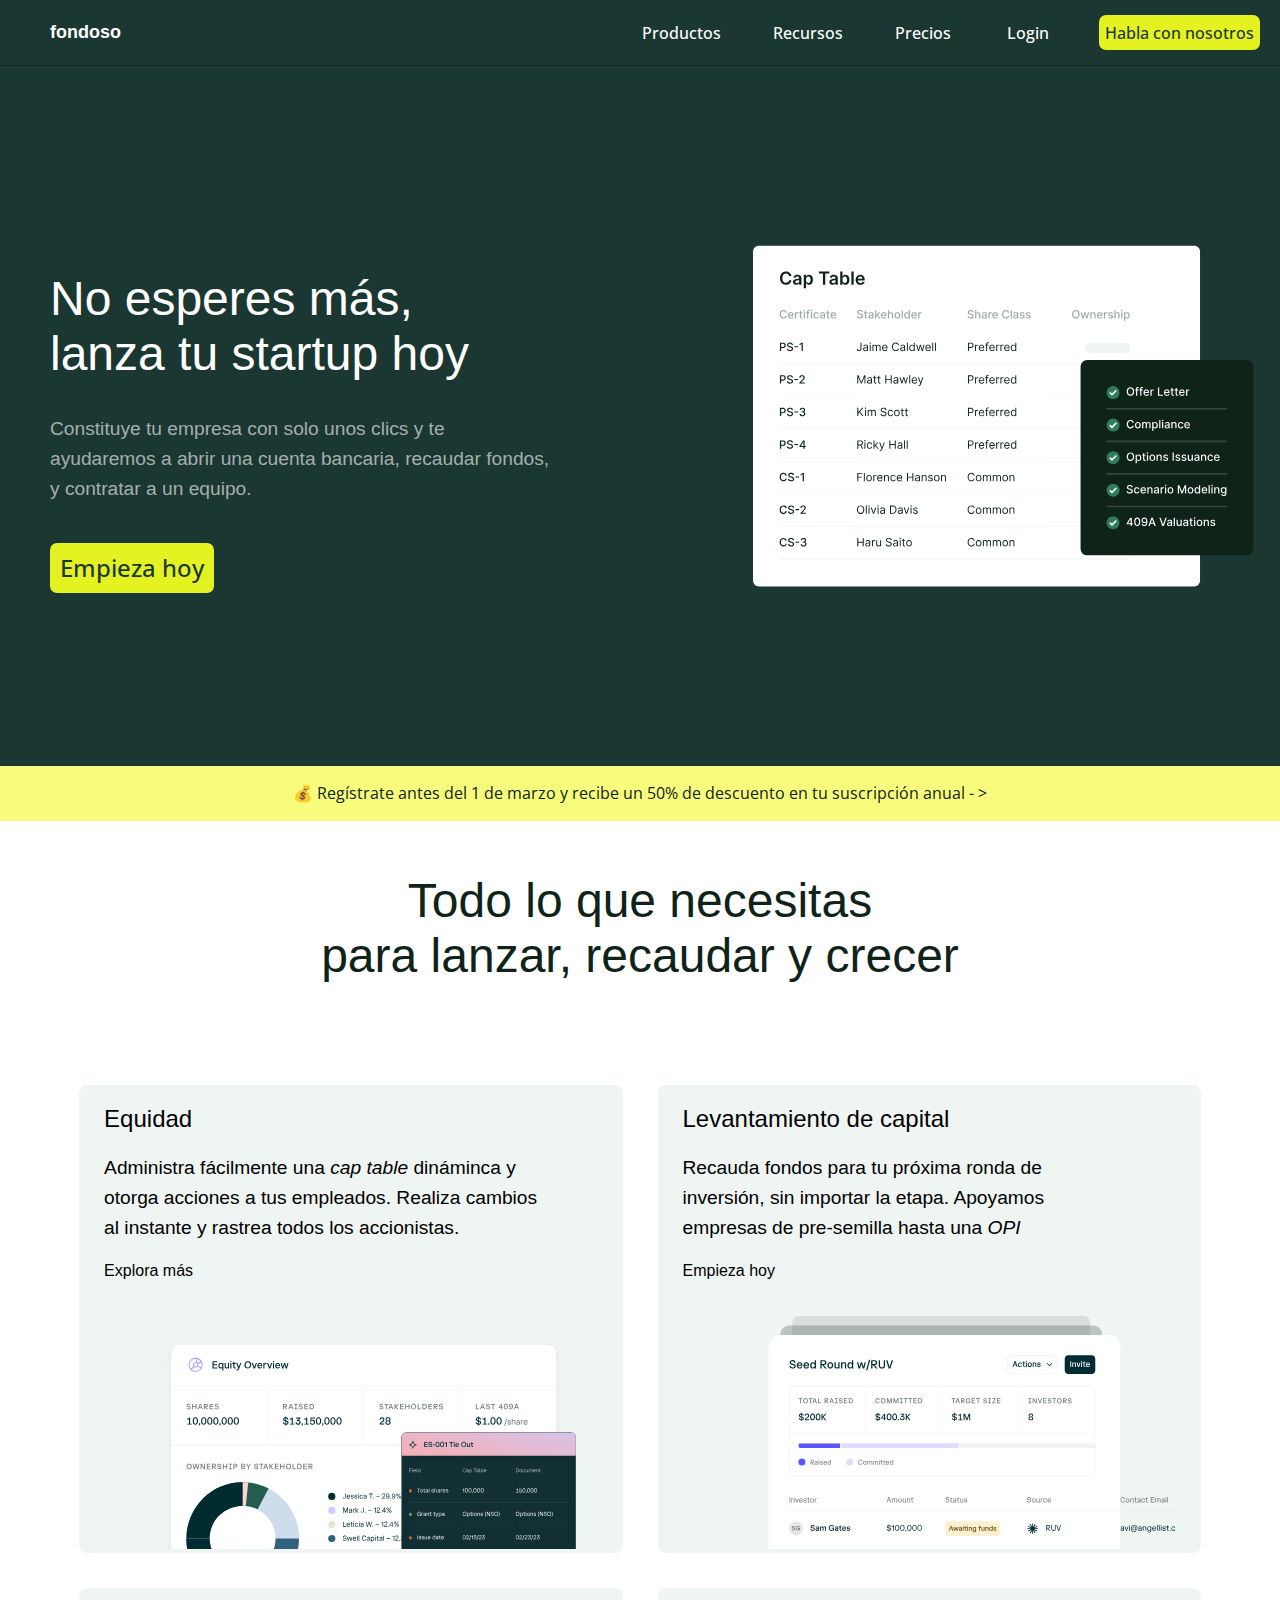
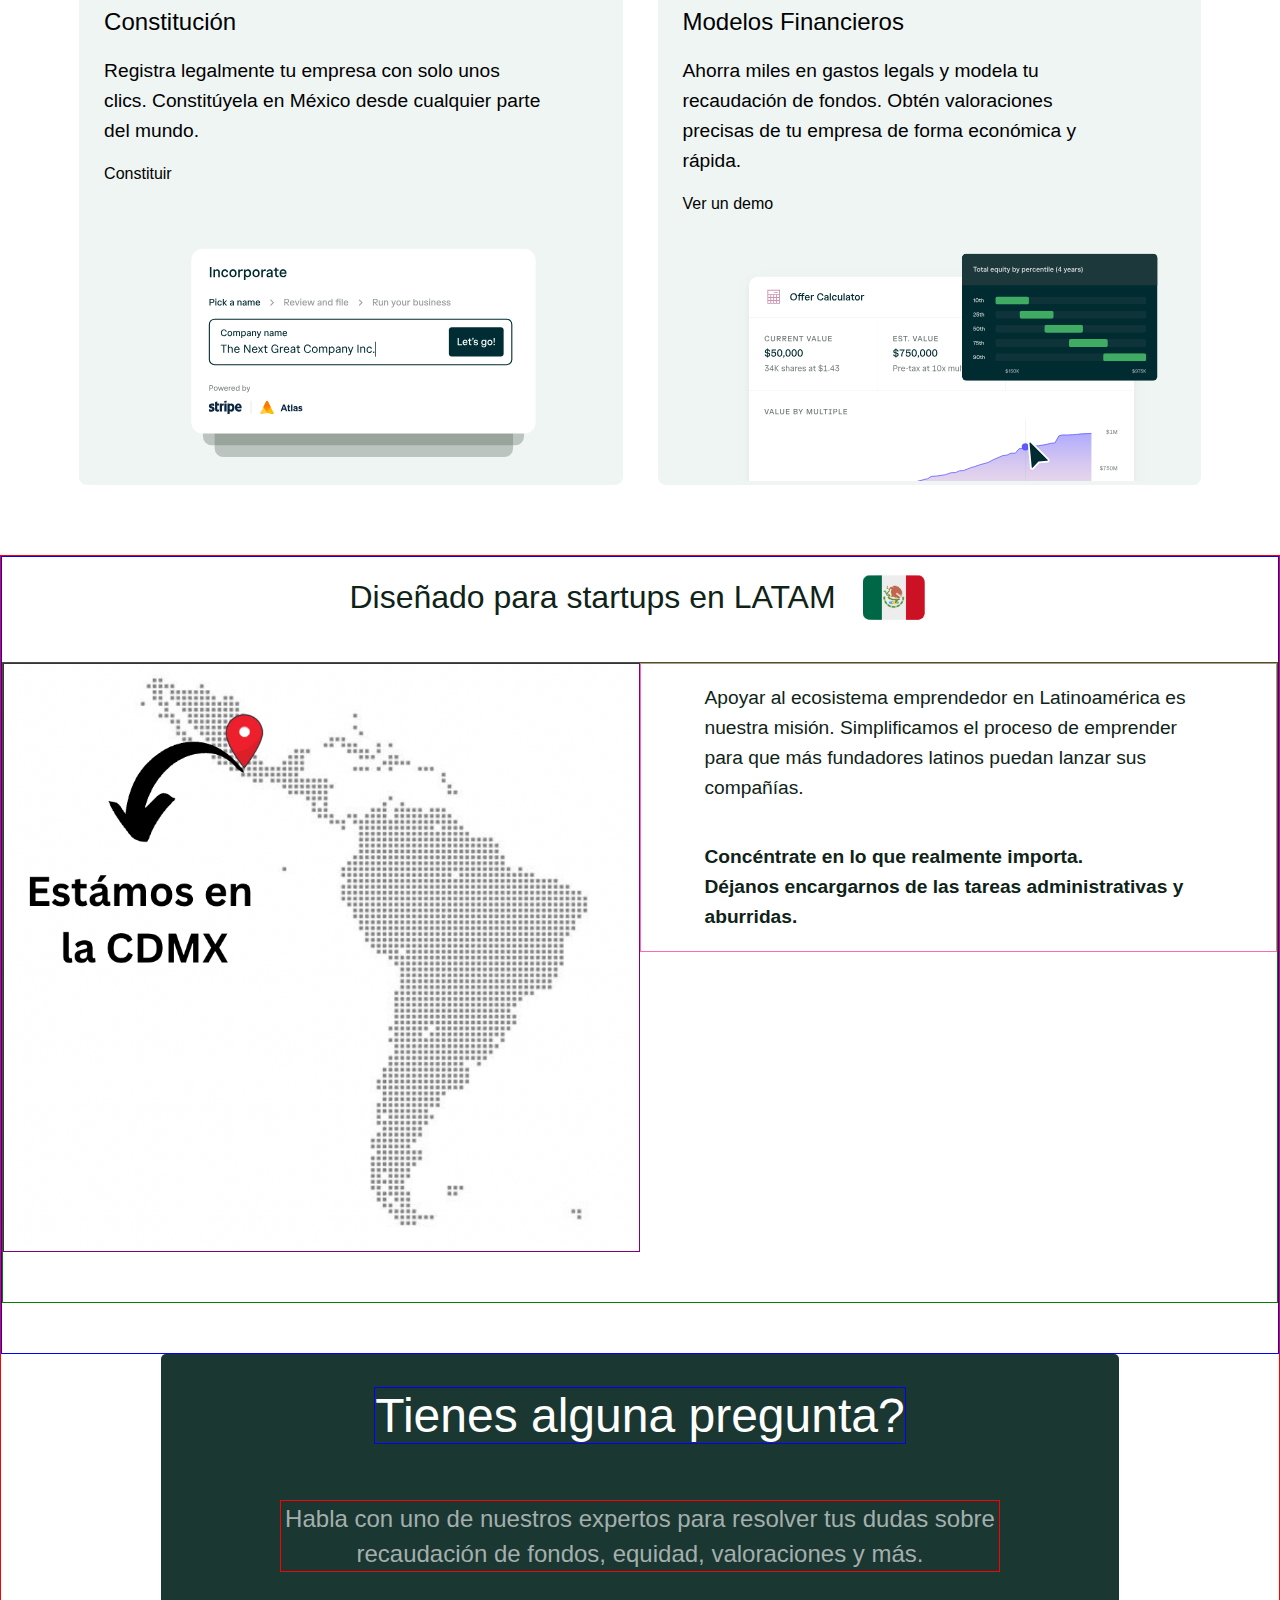
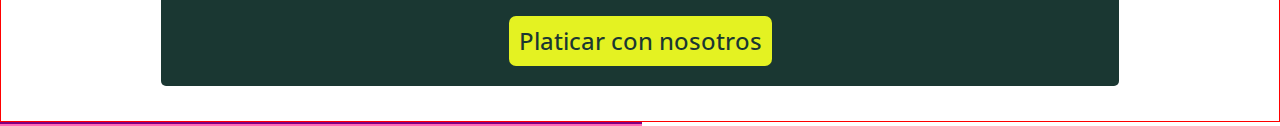
<file: fondoso.html>
<!DOCTYPE html>
<html lang="es">
    <head>
        <meta charset="UTF-8"/>
        <meta name="viewport" content="width=device-width, initial-scale=1.0"/>
        <title>Lanza tu startup</title>
        <link href="fondosostyle.css" rel="stylesheet"/>
        <link rel="shortcut icon" href="fondoso-flaticon.png" type="favicon/ico"/>
        <link rel="stylesheet" href="https://fonts.googleapis.com/css?family=Open+Sans:400,700,800">
    </head>
    <body>
        <header class="header">
            <div class="left-header">
                <h1 class="logo white">fondoso</h1>
            </div>
            <div class="right-header">
                <button class="header-button">Productos</button>
                <button class="header-button">Recursos</button>
                <button class="header-button">Precios</button>
                <button class="header-button login">Login</button>
                <button class="yellow-button">Habla con nosotros</button>
            </div>
        </header>
        <main>
            <div class="landing">
                <div class="left-landing">
                    <h1 class="head">No esperes más, <br> lanza tu startup hoy </h1>
                    <p>Constituye tu empresa con solo unos clics y te ayudaremos a abrir una cuenta bancaria, recaudar fondos, y contratar a un equipo.</p>
                    <button class="yellow-button">Empieza hoy</button>
                </div>
                <div class="right-landing">
                    <img src="Cap-Table.svg" alt="cap table" class="cap-table-img">
                </div>
            </div>
            <div class="divider">
                <p>💰 Regístrate antes del 1 de marzo y recibe un 50% de descuento en tu suscripción anual - > </p>
            </div>
            <div class="section-two">
                <h1 class="tagline">Todo lo que necesitas <br>para lanzar, recaudar y crecer</h1>
                <div class="gallery">
                    <div class="item">
                        <div class="item-top">
                            <h2>Equidad</h2>
                            <p>Administra fácilmente una <em>cap table</em> dináminca y otorga acciones a tus empleados. Realiza cambios al instante y rastrea todos los accionistas.</p>
                            <a>Explora más</a>
                        </div>
                        <div class="item-bottom">
                            <img src="equity.svg">
                        </div>
                    </div>
                    <div class="item">
                        <div class="item-top">
                            <h2>Levantamiento de capital</h2>
                            <p>Recauda fondos para tu próxima ronda de inversión, sin importar la etapa. Apoyamos empresas de pre-semilla hasta una <em>OPI</em></p>
                            <a>Empieza hoy</a>
                        </div>
                        <div class="item-bottom">
                            <img src="fundraising.svg">
                        </div>
                    </div>
                    <div class="item">
                        <div class="item-top">
                            <h2>Constitución</h2>
                            <p>Registra legalmente tu empresa con solo unos clics. Constitúyela en México desde cualquier parte del mundo.</p>
                            <a>Constituir</a>
                        </div>
                        <div class="item-bottom" id="incorporate">
                            <img src="incorporation.svg">
                        </div>
                    </div>
                    <div class="item">
                        <div class="item-top">
                            <h2>Modelos Financieros</h2>
                            <p>Ahorra miles en gastos legals y modela tu recaudación de fondos. Obtén valoraciones precisas de tu empresa de forma económica y rápida.</p>
                            <a>Ver un demo</a>
                        </div>
                        <div class="item-bottom">
                            <img src="modeling.svg">
                        </div>
                    </div>
                </div>
            </div>
            <div class="section-three">
                <div class="latam">
                    <div class="tag-line">
                        <h1 class="tagline2">Diseñado para startups en LATAM</h1>
                        <img src="mexicanflag.png" alt="mexicanflagicon"/>
                    </div>
                    <div class="side-by-side">
                        <div class="left-side">
                            <img src="ubicacion.png" alt="mapa de latam">
                        </div>
                        <div class="right-side">
                            <p>Apoyar al ecosistema emprendedor en Latinoamérica es nuestra misión. Simplificamos el proceso de emprender para que más fundadores latinos puedan lanzar sus compañías.</p>
                            <p class="tagline3">Concéntrate en lo que realmente importa.<br>Déjanos encargarnos de las tareas administrativas y aburridas.</p>
                        </div>
                    </div> 
                </div>
                <div class="cta-one">
                    <h1>Tienes alguna pregunta?</h1>
                    <p>Habla con uno de nuestros expertos para resolver tus dudas sobre recaudación de fondos, equidad, valoraciones y más.</p>
                    <button class="yellow-button">Platicar con nosotros</button>
                </div>
            </div>
            <footer class="footer">
                <div class="left-side">
                    <!-- Put the logo here + 
                    -->
                </div>
                <div class="right-side">

                </div>
            </footer>
        </main>
    </body>

</html>
</file>
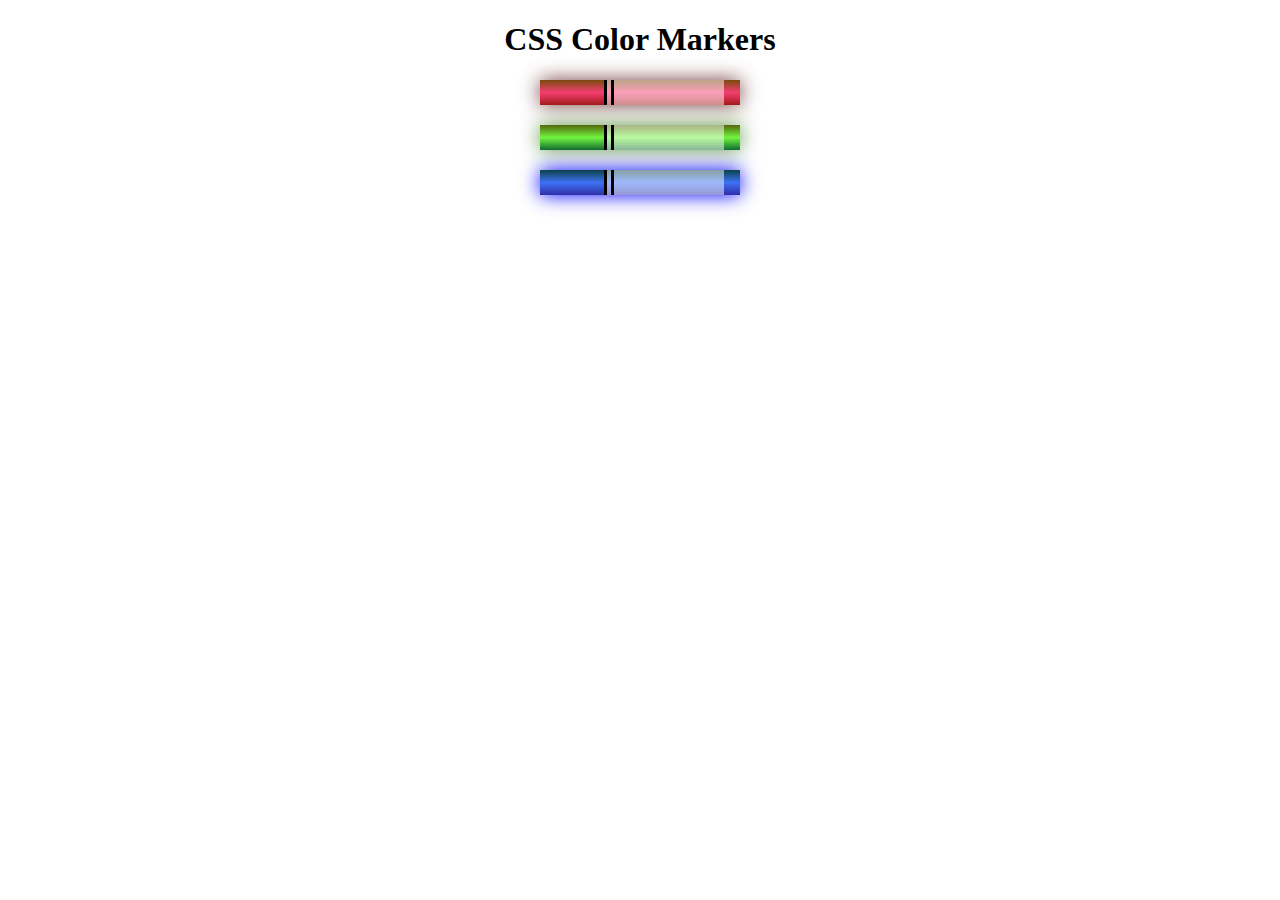
<file: markers.html>
<!DOCTYPE html>
<html lang="en">
    <head>
        <meta charset="utf-8"/>
        <meta name="viewport" content="width=device-width, initial-scale=1.0"/>
        <title>Colored Markers</title>
        <link href="markersstyle.css" rel="stylesheet"/>
    </head>
    <body>
        <main>
            <h1>CSS Color Markers</h1>
            <div class="marker red">
                <div class="cap"></div>
                <div class="sleeve"></div>
            </div>
            <div class="marker green">
                <div class="cap"></div>
                <div class="sleeve"></div>
            </div>
            <div class="marker blue">
                <div class="cap"></div>
                <div class="sleeve"></div>
            </div>
        </main>
    </body>

</html>
</file>
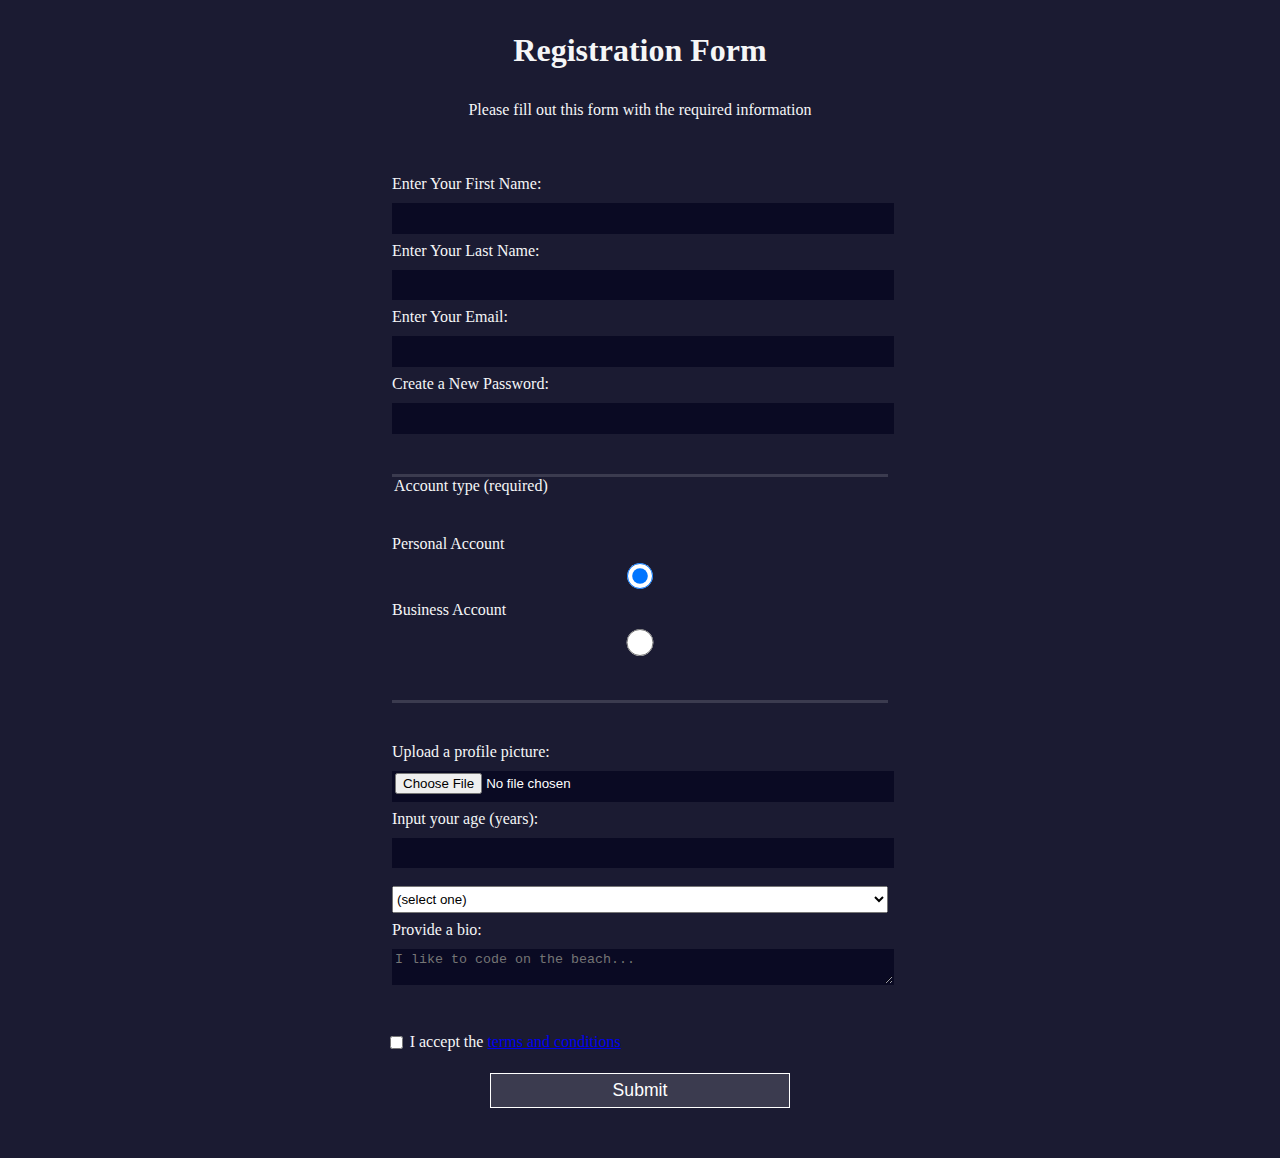
<file: registrationform.html>
<!DOCTYPE html>
<html lang="en">
    <head>
        <meta charset="utf-8"/>
        <meta name="viewport" content="width=device-width, initial-scale=1.0"/>
        <title>Registration Form</title>
        <link rel="stylesheet" href="registrationform.css"/>
    </head>
    <body>
        <main>
            <h1>Registration Form</h1>
            <p>Please fill out this form with the required information</p>
            <form action="https://register-demo.freecodecamp.org" method="post">
                <fieldset>
                    <label for="first-name">Enter Your First Name:<input required id="first-name" type="text" name="first-name"/></label>
                    <label for="last-name">Enter Your Last Name:<input required id="last-name" type="text" name="last-name"/></label>
                    <label for="email">Enter Your Email:<input required id="email" type="email" name="email"/></label>
                    <label for="password">Create a New Password:<input required id="password" type="password" name="password"/></label>
                </fieldset>
                <fieldset>
                    <legend>Account type (required)</legend>
                    <label for="personal-account">Personal Account<input checked type="radio" id="personal-account" value="1" name="account-type"/></label>
                    <label for="business-account">Business Account<input type="radio" id="business-account" value="2" name="account-type"/></label>
                </fieldset>
                <fieldset>
                    <label for="profile-picture">Upload a profile picture:<input required type="file" id="profile-picture" name="profile-picture"/></label>
                    <label for="age">Input your age (years):<input required type="number" id="age" name="age" min="13" max="120"/></label>
                    <label for="referrer">
                        <select required id="referrer" name="referrer">
                            <option value="">
                                (select one)
                            </option>
                            <option value="1">
                                FreeCodeCamp News
                            </option>
                            <option value="2">
                                FreeCodeCamp YouTube Channel
                            </option>
                            <option value="3">
                                FreeCodeCamp Forum
                            </option>
                            <option value="4">
                                Other 
                            </option>
                        </select>
                    </label>
                    <label for="bio">Provide a bio:<textarea required name="bio" id="bio" placeholder="I like to code on the beach..."></textarea></label>
                </fieldset>
                <input class="inline" required type="checkbox" id="terms" name="terms"/><label class="inline" for="terms">I accept the <a href="https://www.google.com/maps" target="_blank">terms and conditions</a></label>
                <input type="submit" value="Submit">
            </form>
        </main>
    </body>

</html>
</file>
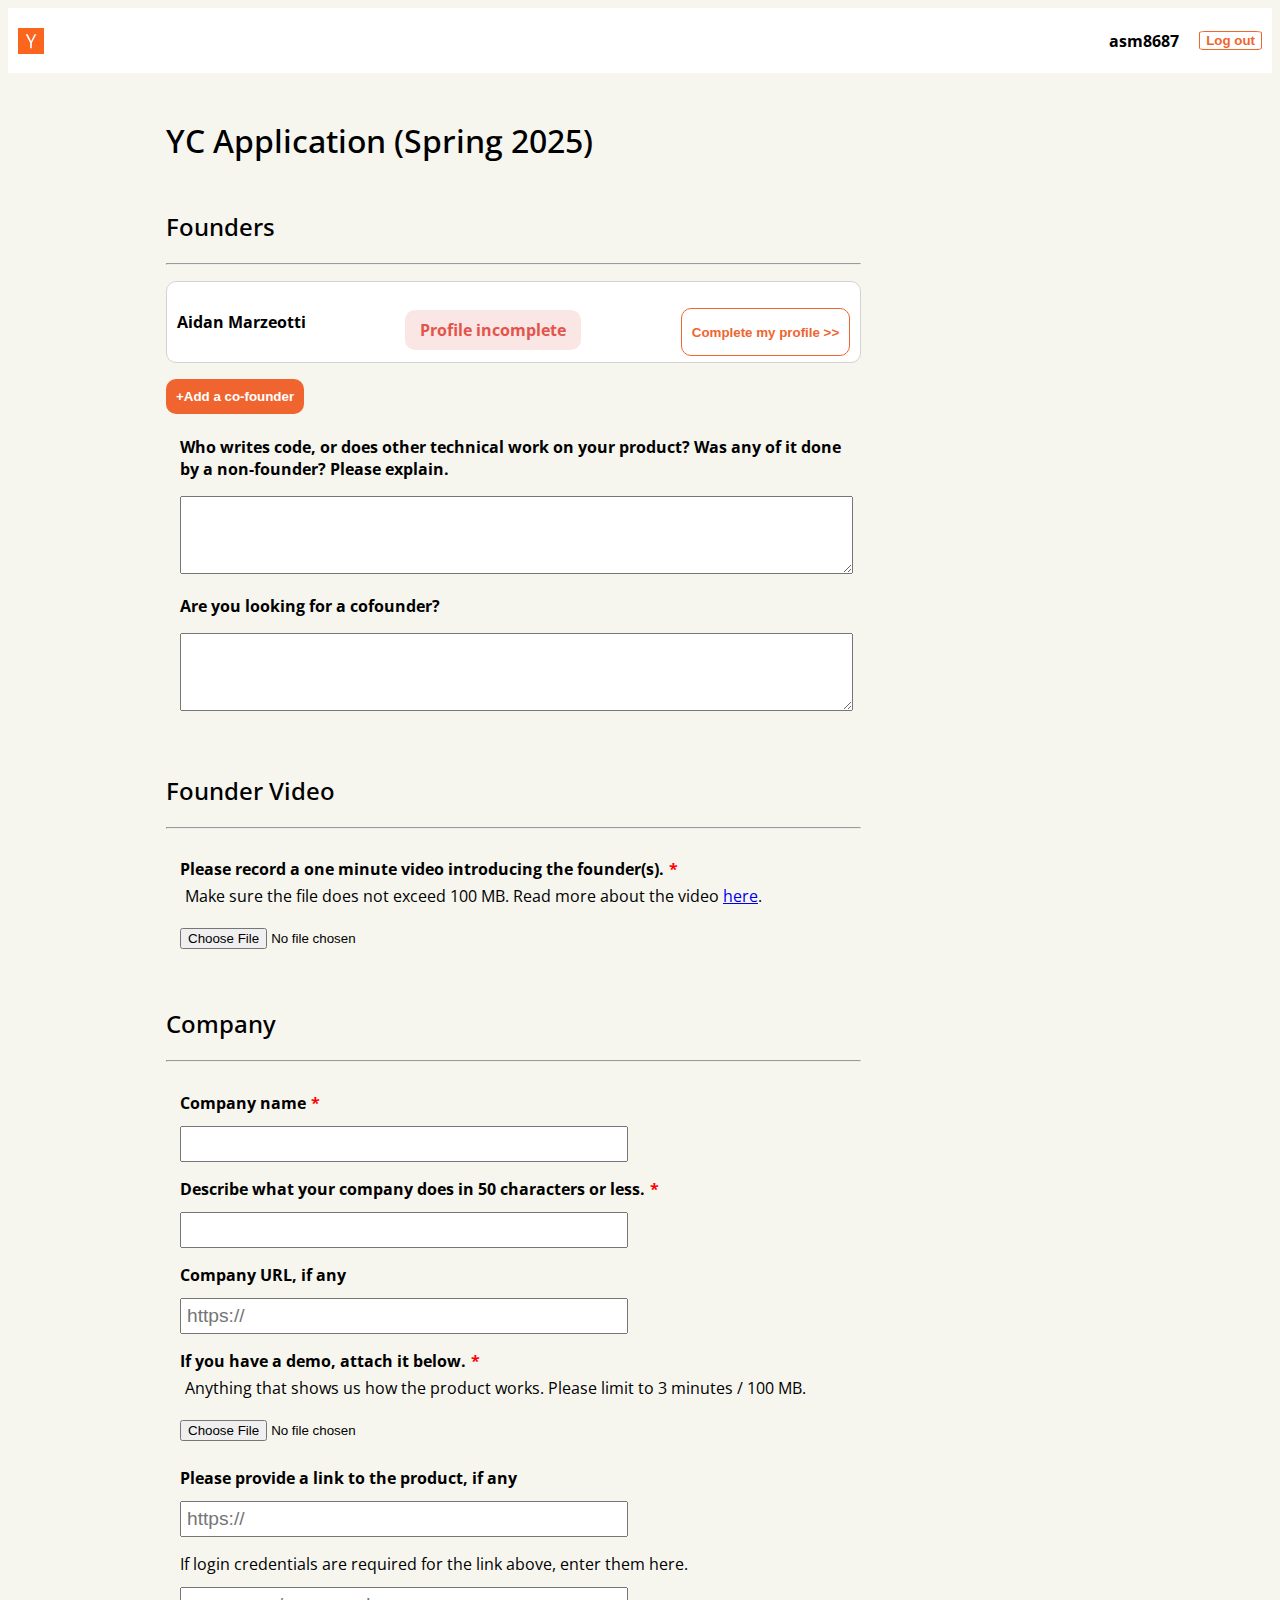
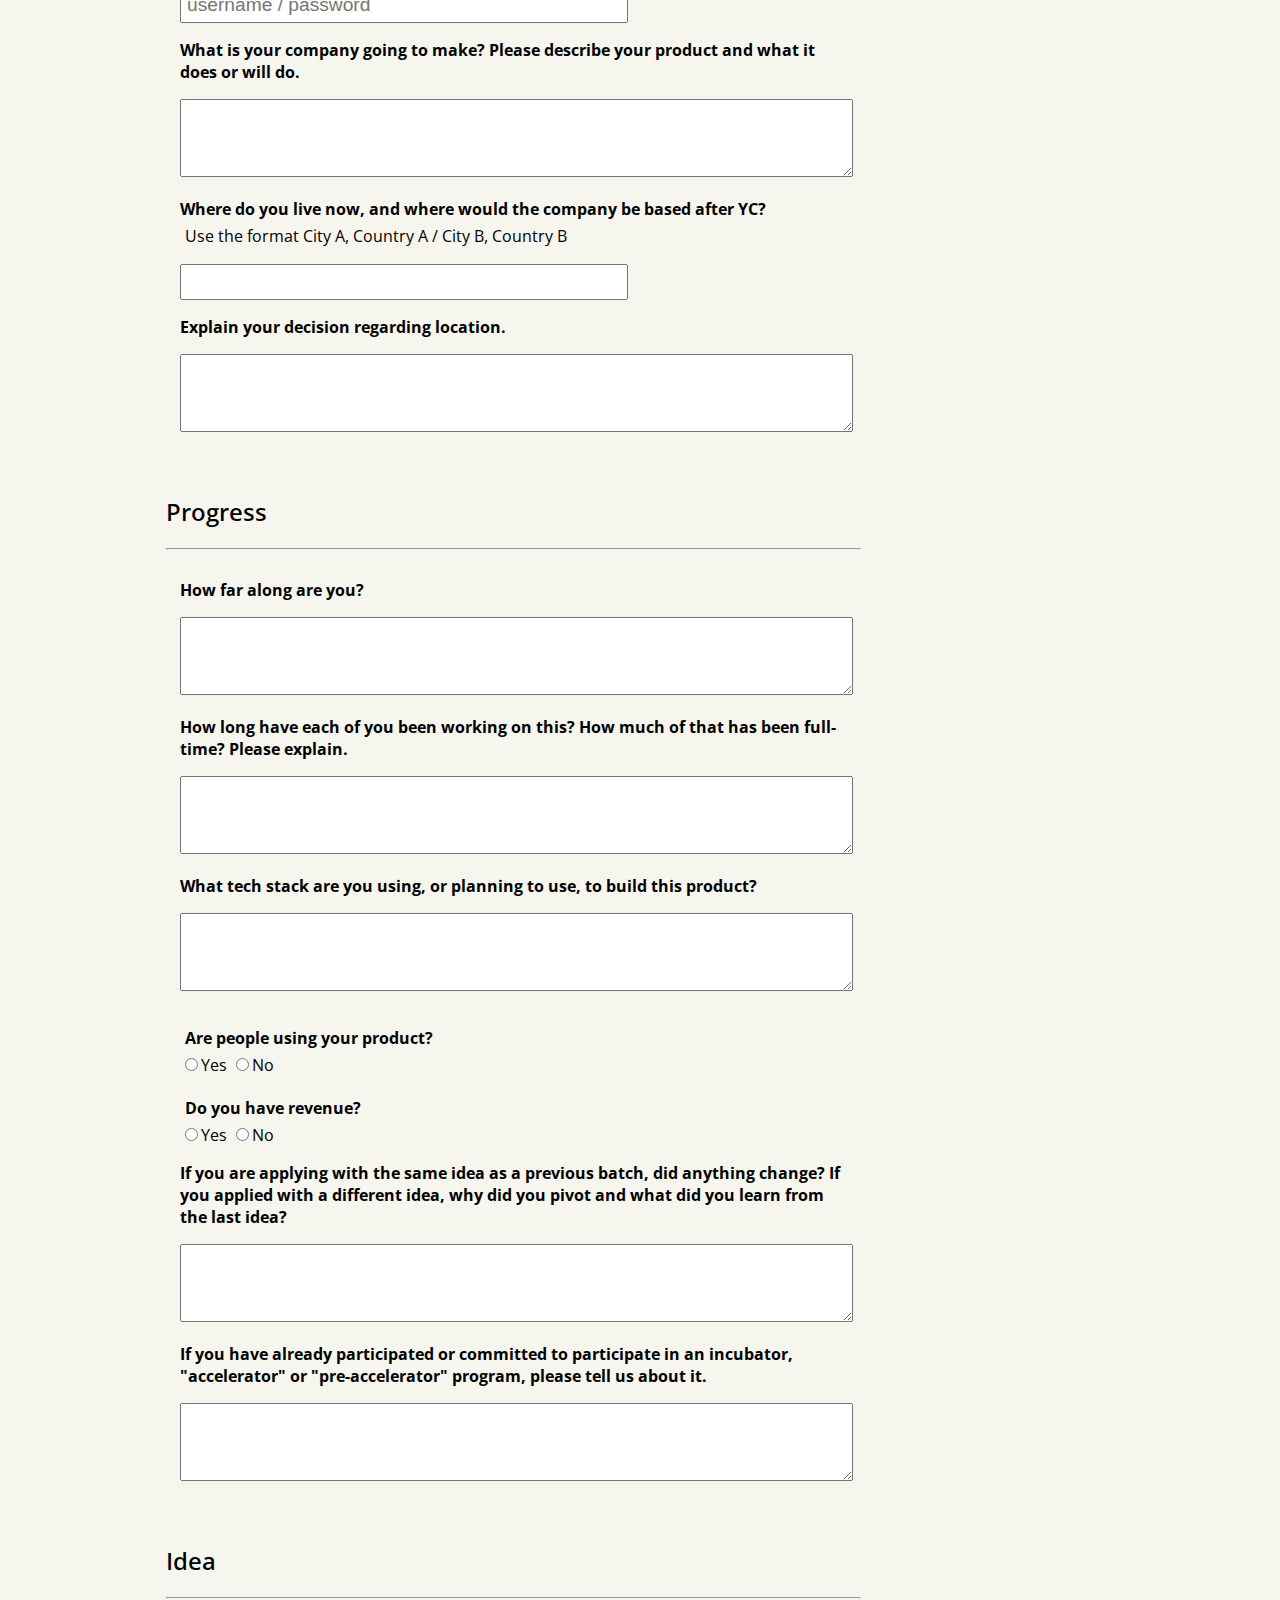
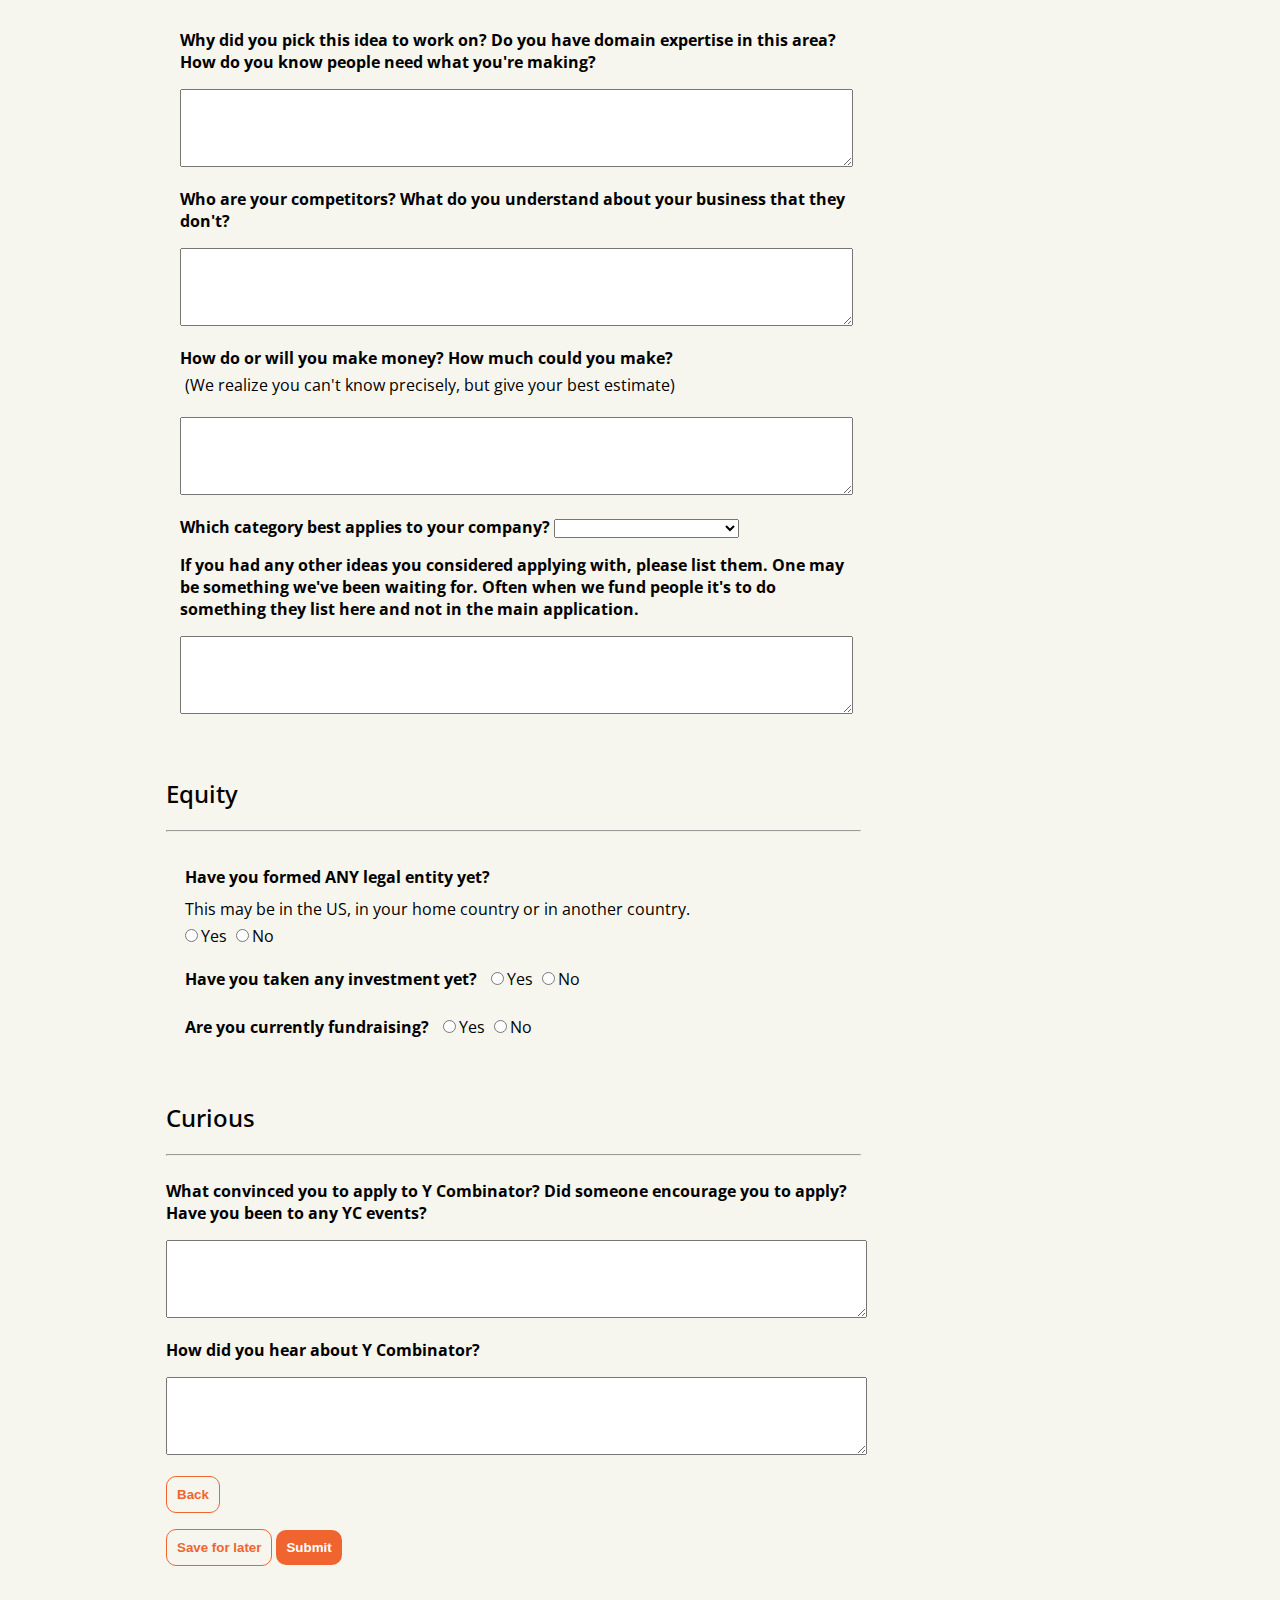
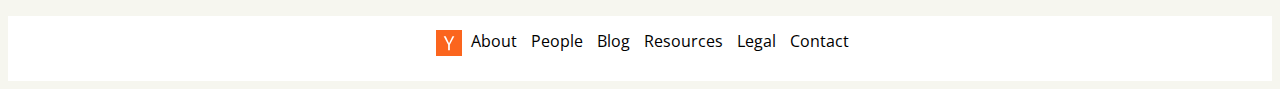
<file: ycombo.html>
<!DOCTYPE html>
<html lang="en">
    <head>
        <meta charset="utf-8">
        <meta name="viewport" content="width=device-width, initial-scale=1.0">
        <title>Apply to Y Combinator</title>
        <link rel="stylesheet" href="https://fonts.googleapis.com/css?family=Open+Sans:400,700,800">
        <link href="ycombostyles.css" rel="stylesheet"/>
        <link rel="shortcut icon" href="Y_Combinator_logo.svg" type="favicon/ico" />
    </head>
    <body>
        <header>
            <img class="inline logo left" src="Y_Combinator_logo.svg" alt="Y_Combinator_logo"/>
            <div class="right">
                <p class="inline right-item bold">asm8687</p>
                <button class="orange-border-button inline right-item" type="submit">Log out</button>
            </div>
        </header>
        <main>
            <form action="https://register-demo.freecodecamp.org" method="post">
                <h1>YC Application (Spring 2025)</h1>
                <section class="content">
                    <h2>Founders</h2>
                    <hr>
                    <div class="white-section rounded-section">
                        <p class="inline-section bold white-section-piece">Aidan Marzeotti</p>
                        <div class="error inline-section rounded-section white-section-piece">
                            <p class="bold">Profile incomplete</p>
                        </div>
                        <button class="inline-section orange-border-button rounded-section white-section-piece">Complete my profile >> </button>
                    </div>
                    <button class="orange-fill-button rounded-section">+Add a co-founder</button>
                    <fieldset>
                        <label for="technical-founder" class="bold block-display">Who writes code, or does other technical work on your product? Was any of it done by a non-founder? Please explain.
                        </label>
                        <textarea id="technical-founder" rows="4"></textarea>
                        <label for="co-founder" class="bold block-display">Are you looking for a cofounder?
                        </label>
                        <textarea id="co-founder" rows="4"></textarea>
                    </fieldset>
                </section>
                <section class="content">
                    <h2>Founder Video</h2>
                    <hr>
                    <fieldset>
                        <label for="founder-video" class="bold block-display">Please record a one minute video introducing the founder(s).<p class="red inline">*</p></label>
                        <p>Make sure the file does not exceed 100 MB. Read more about the video <a href="https://www.ycombinator.com/video" target="_blank">here</a>.</p>
                        <input type="file" id="founder-video" class="block-display file-input">
                    </fieldset>
                </section>
                <section class="content">
                    <h2>Company</h2>
                    <hr>
                    <fieldset>
                        <label for="company-name" class="bold block-display">Company name<p class="red inline">*</p>
                        </label>
                        <input type="text" id="company-name" class="block-display"/>
                        <label for="company-description" class="bold block-display">Describe what your company does in 50 characters or less.<p class="red inline">*</p>
                        </label>
                        <input type="text" id="company-description" class="block-display"/>
                        <label for="company-url" class="bold block-display">Company URL, if any
                        </label>
                        <input type="url" id="company-url" class="block-display" placeholder="https://"/>
                        <label for="demo-video" class="bold block-display">If you have a demo, attach it below.<p class="red inline">*</p></label>
                        <p>Anything that shows us how the product works. Please limit to 3 minutes / 100 MB.</p>
                        <input type="file" id="demo-video" class="block-display file-input">
                        <p></p>
                        <label for="product-url" class="bold block-display">Please provide a link to the product, if any
                        </label>
                        <input type="url" id="product-url" class="block-display" placeholder="https://"/>
                        <label for="login-credentials" class="block-display">If login credentials are required for the link above, enter them here.
                        </label>
                        <input type="text" id="login-credentials" class="block-display" placeholder="username / password"/>
                        <label for="product-description" class="bold block-display">What is your company going to make? Please describe your product and what it does or will do.
                        </label>
                        <textarea id="product-description" rows="4"></textarea>
                        <label for="location" class="bold block-display">Where do you live now, and where would the company be based after YC?</label>
                        <p>Use the format City A, Country A / City B, Country B</p>
                        <input type="text" id="location"/>
                        <label for="location-reasion" class="bold block-display">Explain your decision regarding location.
                        </label>
                        <textarea id="location-reason" rows="4"></textarea>
                    </fieldset>
                </section>
                <section class="content">
                    <h2>Progress</h2>
                    <hr>
                    <fieldset>
                        <label for="far-along" class="bold block-display">How far along are you?
                        </label>
                        <textarea id="far-along" rows="4"></textarea>
                        <label for="time-spent" class="bold block-display">How long have each of you been working on this? How much of that has been full-time? Please explain.
                        </label>
                        <textarea id="time-spent" rows="4"></textarea>
                        <label for="tech-stack" class="bold block-display">What tech stack are you using, or planning to use, to build this product?
                        </label>
                        <textarea id="tech-stack" rows="4"></textarea>
                        <p></p>
                        <div class="radio-section">
                            <p class="bold">Are people using your product?</p>
                            <input type="radio" name="using" value="1">Yes
                            <input type="radio" name="using" value="0">No
                        </div>
                        <div class="radio-section">
                            <p class="bold">Do you have revenue?</p>
                            <input type="radio" name="revenue" value="1">Yes
                            <input type="radio" name="revenue" value="0">No
                        </div>
                        <label for="previous-batch" class="bold block-display">If you are applying with the same idea as a previous batch, did anything change? If you applied with a different idea, why did you pivot and what did you learn from the last idea?
                        </label>
                        <textarea id="previous-batch" rows="4"></textarea>
                        <label for="accelerator" class="bold block-display">If you have already participated or committed to participate in an incubator, "accelerator" or "pre-accelerator" program, please tell us about it.</label>
                        <textarea id="accelerator" rows="4"></textarea>
                    </fieldset>
                </section>
                <section class="content">
                    <h2>Idea</h2>
                    <hr>
                    <fieldset>
                        <label for="why" class="bold block-display">Why did you pick this idea to work on? Do you have domain expertise in this area? How do you know people need what you're making?</label>
                        <textarea id="why" rows="4"></textarea>
                        <label for="competitors" class="bold block-display">
                            Who are your competitors? What do you understand about your business that they don't?</label>
                        <textarea id="competitors" rows="4"></textarea>
                        <label for="money" class="bold block-display">How do or will you make money? How much could you make?</label>
                        <p>(We realize you can't know precisely, but give your best estimate)</p>
                        <textarea id="money" rows="4"></textarea>
                        <label for="industry" class="bold block-display">Which category best applies to your company?</label>
                        <select id="industry" class="block-display">  
                            <option value=""></option>
                            <option value="adtech">Adtech</option>
                            <option value="aerospace">Aerospace</option>
                            <option value="agriculture">Agriculture</option>
                            <option value="analytics">Analytics</option>
                            <option value="b2bsaas">B2B SaaS</option>
                            <option value="biotech">Biotech</option>
                            <option value="climate">Climate</option>
                            <option value="community">Community</option>
                            <option value="construction">Construction</option>
                            <option value="coned">Continuing Education</option>
                            <option value="crypto">Crypto / Blockchain</option>
                            <option value="devtools">Developer Tools</option>
                            <option value="k12">K-12</option>
                            <option value="energy">Energy</option>
                            <option value="entertainment">Entertainment</option>
                            <option value="finserv">Financial Services</option>
                            <option value="fitness">Fitness</option>
                            <option value="foodbev">Food/Beverage</option>
                            <option value="freight">Freight</option>
                            <option value="gaming">Gaming</option>
                            <option value="gov">Government</option>
                            <option value="hardtech">Hard Tech</option>
                            <option value="hardware">Hardware</option>
                            <option value="healthcare">Healthcare</option>
                            <option value="insurance">Insurance</option>
                            <option value="language">Language Learning</option>
                            <option value="lending">Lending/Loan Management</option>
                            <option value="marketplace">Marketplace</option>
                            <option value="media">Media</option>
                            <option value="medical">Medical Devices</option>
                            <option value="mentalhealth">Mental Health</option>
                            <option value="personalfinance">Personal Finance</option>
                            <option value="re">Real Estate</option>
                            <option value="retail">Retail</option>
                            <option value="recruiting">Recruiting</option>
                            <option value="robotics">Robotics</option>
                            <option value="sales">Sales Enablement</option>
                            <option value="security">Security</option>
                            <option value="transportation">Transportation</option>
                            <option value="travel">Travel/Tourism</option>
                            <option value="vr">Virtual Reality / AR</option>
                            <option value="Wellness">Wellness</option>
                            <option value="other">Other</option>
                        </select>
                        <label for="competitors" class="bold block-display">
                            If you had any other ideas you considered applying with, please list them. One may be something we've been waiting for. Often when we fund people it's to do something they list here and not in the main application.</label>
                        <textarea id="competitors" rows="4"></textarea>
                    </fieldset>
                </section>
                <section class="content">
                    <h2>Equity</h2>
                    <hr>
                    <fieldset>
                        <div class="radio-section">
                            <p class="bold block-display">Have you formed ANY legal entity yet?</p>
                            <p>This may be in the US, in your home country or in another country.</p>
                            <input type="radio" name="legal" value="1">Yes
                            <input type="radio" name="legal" value="0">No
                        </div>
                       <div class="radio-section">
                        <p class="bold block-display">Have you taken any investment yet?</p>
                        <input type="radio" name="prior-investment" value="1">Yes
                        <input type="radio" name="prior-investment" value="0">No
                       </div>
                       <div class="radio-section">
                        <p class="bold block-display">Are you currently fundraising?</p>
                        <input type="radio" name="fundraising" value="1">Yes
                        <input type="radio" name="fundraising" value="0">No
                    </div>
                    </fieldset>
                </section>
                <section class="content">
                    <h2>Curious</h2>
                    <hr>
                    <label for="why-yc" class="bold block-display">What convinced you to apply to Y Combinator? Did someone encourage you to apply? Have you been to any YC events?</label>
                    <textarea id="why-yc" rows="4"></textarea>
                    <label for="referral" class="bold block-display">How did you hear about Y Combinator?</label>
                    <textarea id="referral" rows="4"></textarea>
                </section>
                <div>
                    <button class="orange-border-button rounded-section">Back</button>
                    <div class="right">

                    </div>
                    <button class="orange-border-button rounded-section">Save for later</button>
                    <input class="orange-fill-button rounded-section" type="submit" value="Submit">
                </div>
            </form>
        </main>
        <footer>
            <img class="inline logo left vertical-center" src="Y_Combinator_logo.svg" alt="Y_Combinator_logo"/>
            <a href="https://www.ycombinator.com/about/" target="_blank" style="text-decoration:none" class="footer-link">About</a>
            <a href="https://www.ycombinator.com/people/" target="_blank" style="text-decoration:none" class="footer-link">People</a>
            <a href="https://www.ycombinator.com/blog/" target="_blank" style="text-decoration:none" class="footer-link">Blog</a>
            <a href="https://www.ycombinator.com/library" target="_blank" style="text-decoration:none" class="footer-link">Resources</a>
            <a href="https://www.ycombinator.com/legal/" target="_blank" style="text-decoration:none" class="footer-link">Legal</a>
            <a href="https://www.ycombinator.com/contact/" target="_blank" style="text-decoration:none" class="footer-link">Contact</a>
        </footer>
    </body>
</html>
</file>
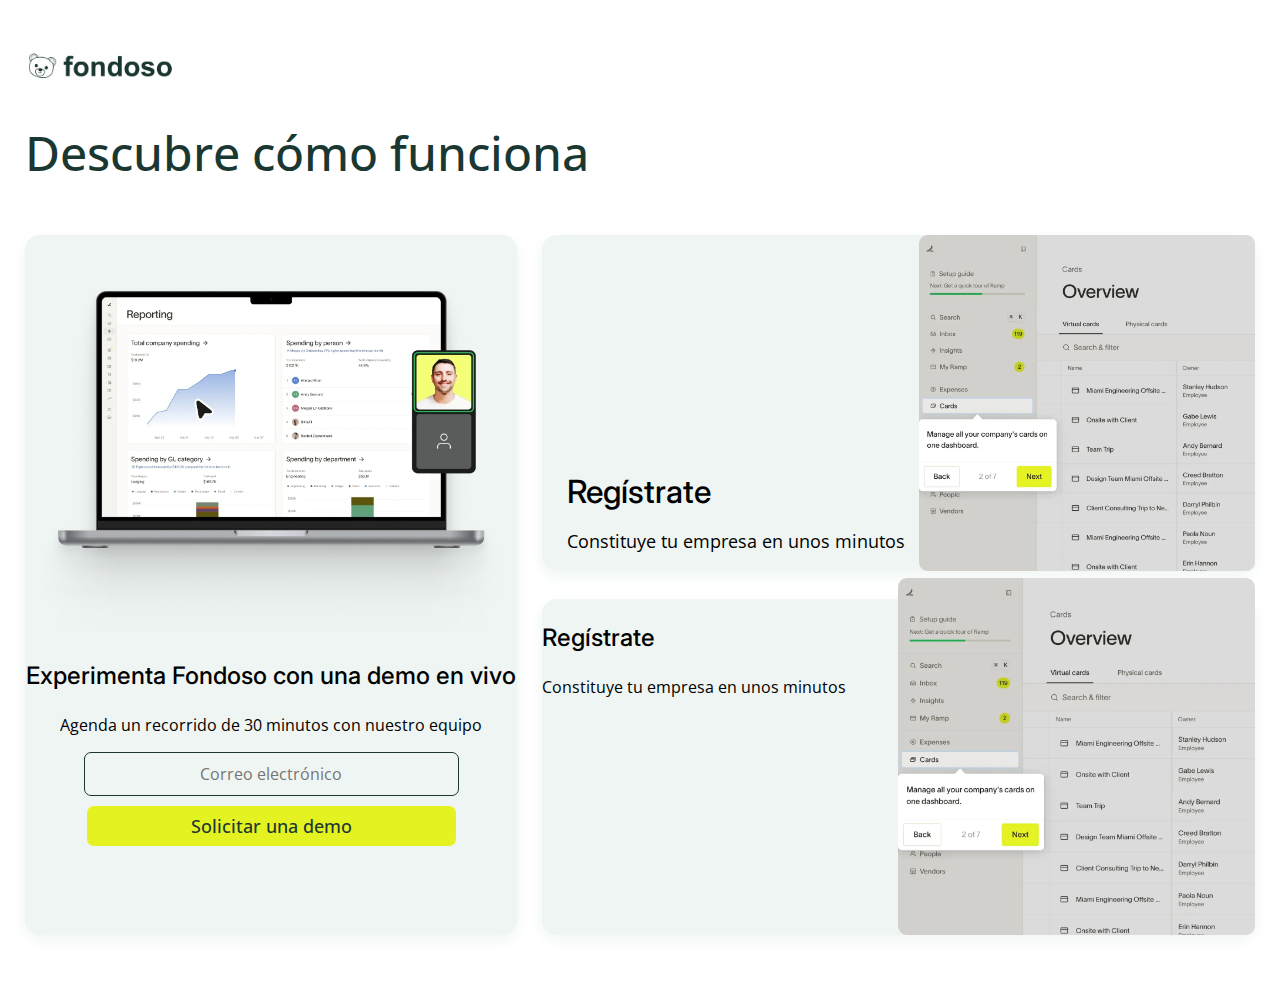
<file: fondoso/empezar.html>
<!DOCTYPE html>
<html lang="es">
    <head>
        <meta charset="UTF-8">
        <meta name="viewport" content="width=device-width, initial-scale=1.0">
        <title>Fondoso Demo</title>
        <link rel="stylesheet" href="empezarstyle.css">
        <link rel="stylesheet" href="https://fonts.googleapis.com/css?family=Open+Sans:400,700,800">
        <link rel="stylesheet" href="https://fonts.googleapis.com/css?family=Inter:400,700,800">
        <link rel="shortcut icon" href="fondoso-flaticon.png" type="favicon/ico"/>
    </head>
    <body>
        <main>
            <img class="logo" src="fondoso-logo.png" alt="fondoso logo">
            <h1>Descubre cómo funciona</h1>
            <div class="gallery">
                <div class="gallery-left">
                    <div class="item left">
                        <img class="demo-img" src="demo-laptop-footer-graphic.webp" alt="laptop img"> 
                        <h3>Experimenta Fondoso con una demo en vivo</h3>
                        <p>Agenda un recorrido de 30 minutos con nuestro equipo</p>
                        <input name="email" id="email" type="text" placeholder="Correo electrónico"><br>
                        <button class="yellow-button">Solicitar una demo</button>
                    </div>
                </div>
                <div class="gallery-right">
                    <a class="link-wrapper" href="google.com">
                        <div class="item right top-right">
                            <div class="lefty">
                                <h3 class="">Regístrate</h3>
                                <p class="">Constituye tu empresa en unos minutos</p>
                            </div>
                            <div class="righty">
                                <img src="demo-interactive-product-tour.webp" alt="register img">
                            </div>
                        </div>
                    </a>
                    <a class="link-wrapper" href="google.com">
                        <div class="item right bottom-right">
                            <div class="bottom-righty">
                                <h3 class="">Regístrate</h3>
                                <p class="">Constituye tu empresa en unos minutos</p>
                            </div>
                            <div class="bottom-lefty">
                                <img src="demo-interactive-product-tour.webp" alt="register img">
                            </div>
                        </div>
                    </a>
                </div>
            </div>
        </main>
    </body>
</html>
</file>
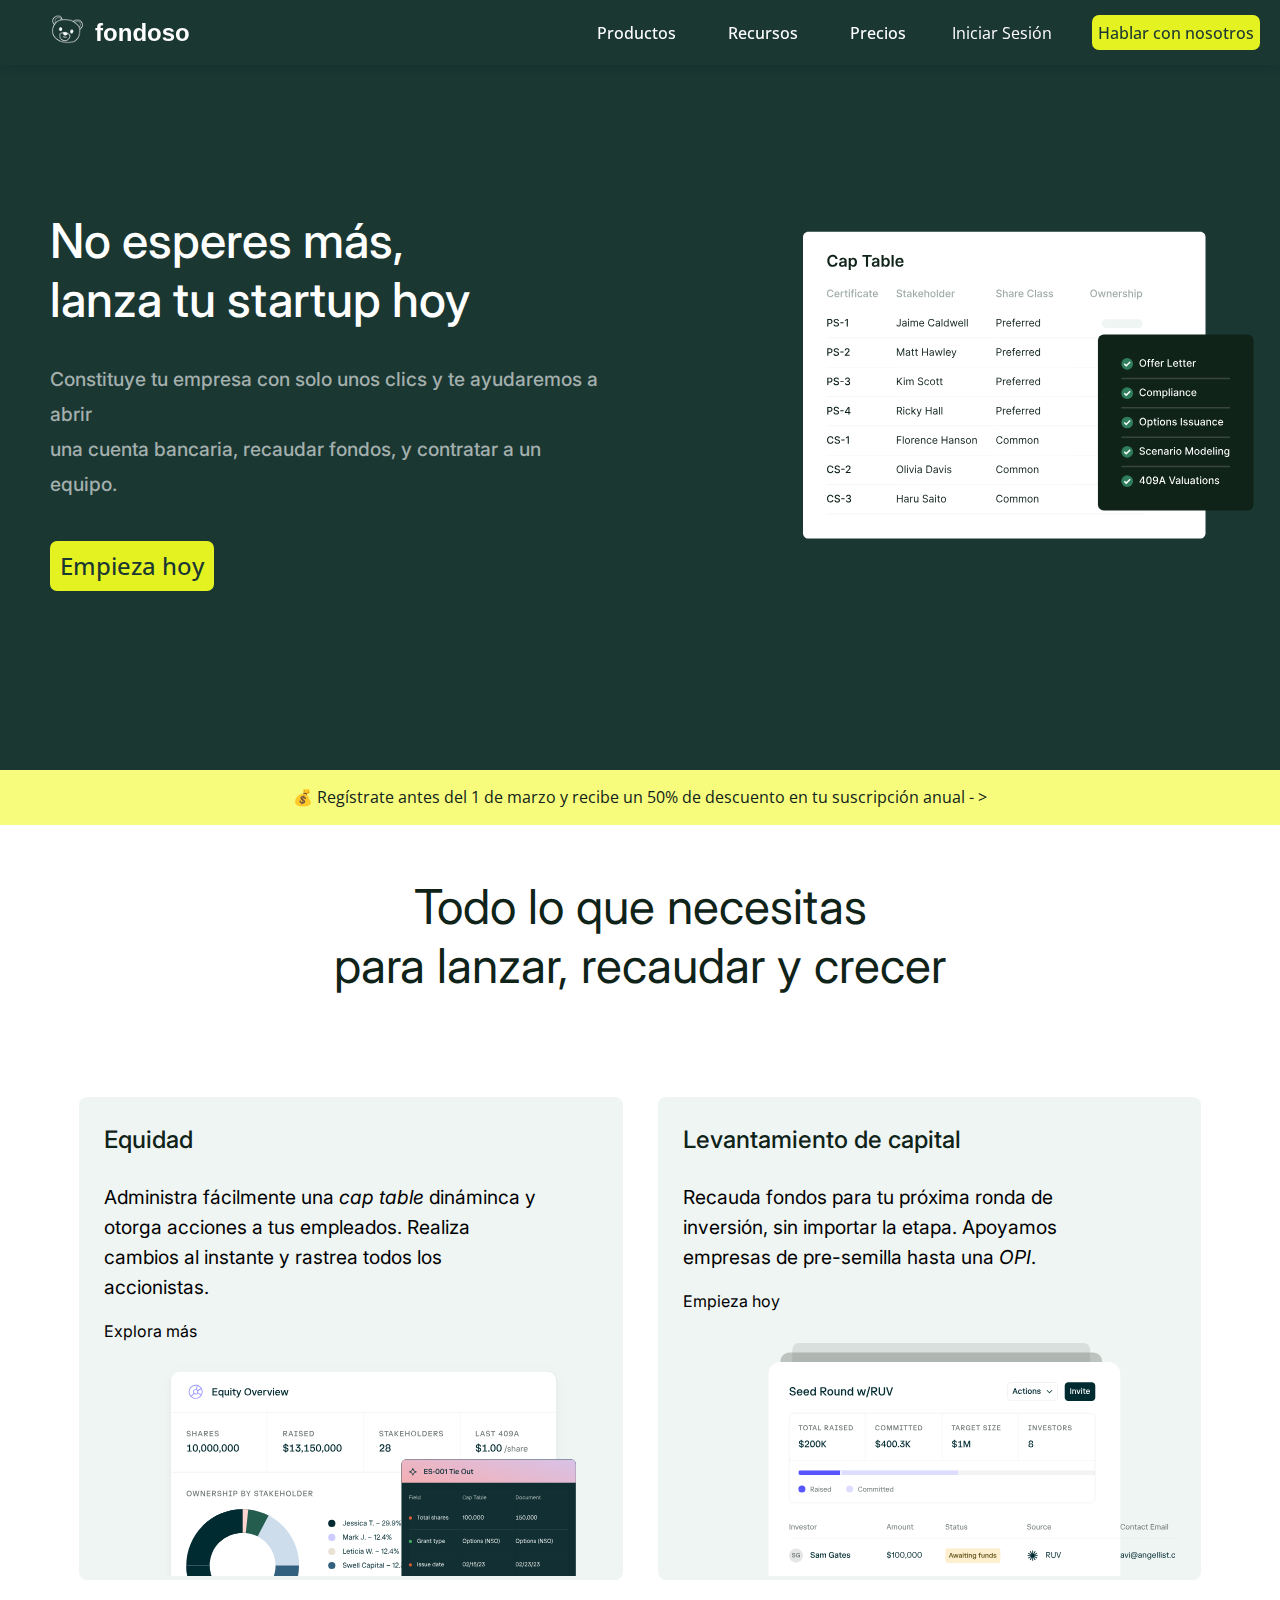
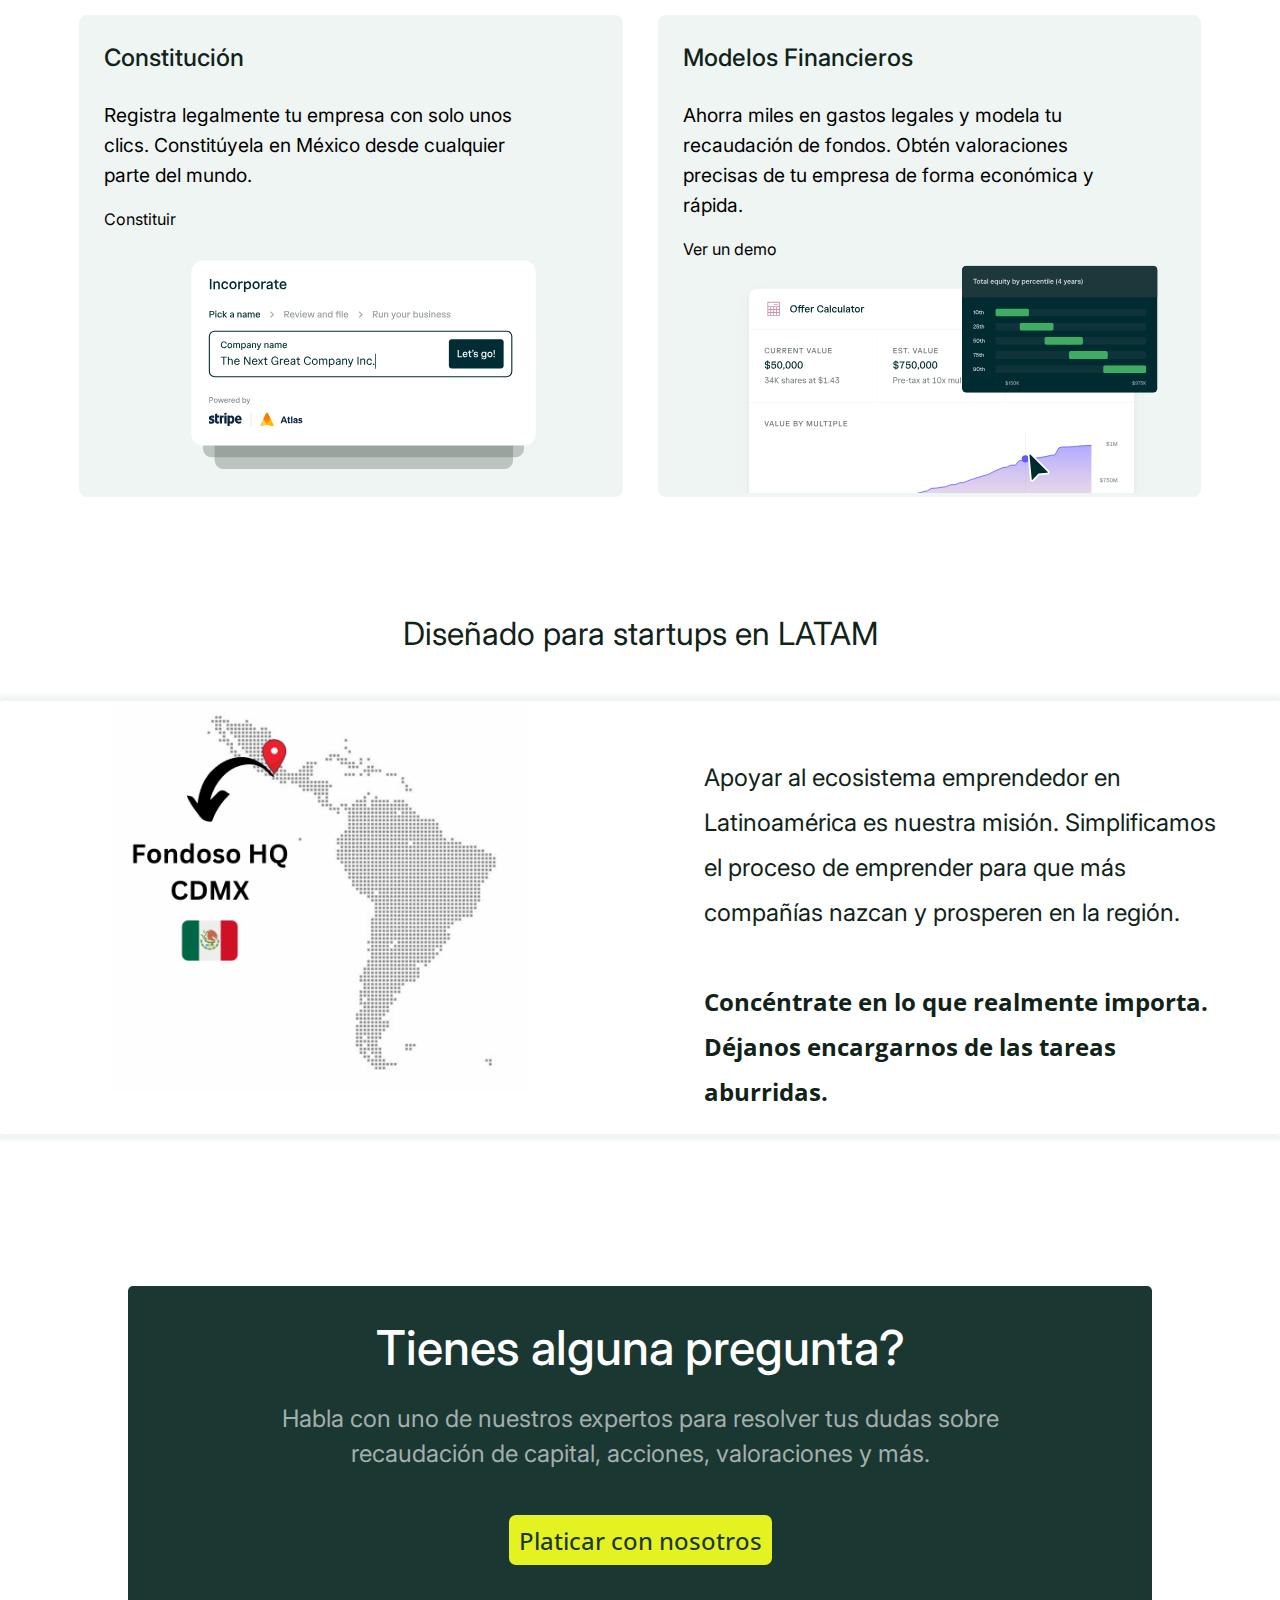
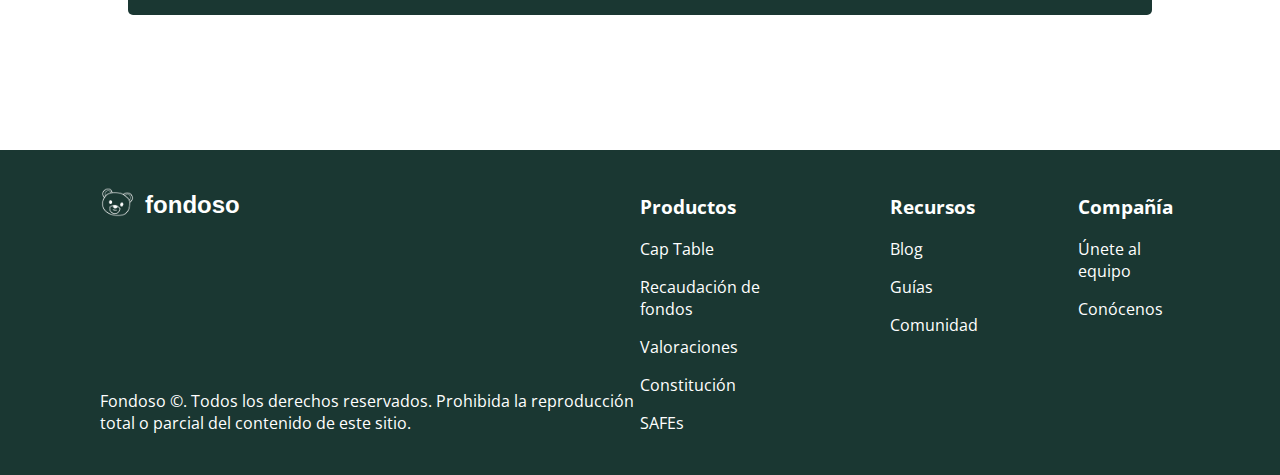
<file: fondoso/fondoso.html>
<!DOCTYPE html>
<html lang="es">
    <head>
        <meta charset="UTF-8"/>
        <meta name="viewport" content="width=device-width, initial-scale=1.0"/>
        <title>Fondoso | Lanza tu startup hoy</title>
        <link href="fondosostyle.css" rel="stylesheet"/>
        <link rel="shortcut icon" href="fondoso-flaticon.png" type="favicon/ico"/>
        <link rel="stylesheet" href="https://fonts.googleapis.com/css?family=Open+Sans:400,700,800">
        <link rel="stylesheet" href="https://fonts.googleapis.com/css?family=Inter:400,700,800">
    </head>
    <body>
        <header class="header" id="header">
            <div class="left-header">
                <img src="fondoso_icon_white.png" alt="fondoso icon white">
                <h1 class="h logo white">fondoso</h1>
            </div>
            <div class="right-header">
                <button class="h header-button">Productos</button>
                <button class="h header-button">Recursos</button>
                <button class="h header-button">Precios</button>
                <p><a class="h" href="google.com">Iniciar Sesión</a></p>
                <button class="yellow-button">Hablar con nosotros</button>
            </div>
        </header>
        <main>
            <section class="landing" id="landing" name="landing">
                <div class="left-landing">
                    <h1 class="head">No esperes más, <br> lanza tu startup hoy </h1>
                    <p>Constituye tu empresa con solo unos clics y te ayudaremos a abrir <br>una cuenta bancaria, recaudar fondos, y contratar a un equipo.</p>
                    <button class="yellow-button">Empieza hoy</button>
                </div>
                <div class="right-landing">
                    <img src="Cap-Table.svg" alt="cap table" class="cap-table-img">
                </div>
            </section>
            <div class="divider">
                <p>💰 Regístrate antes del 1 de marzo y recibe un 50% de descuento en tu suscripción anual - > </p>
            </div>
            <div class="section-two" id="section-two">
                <h1 class="tagline">Todo lo que necesitas <br>para lanzar, recaudar y crecer</h1>
                <div class="gallery">
                    <div class="item">
                        <div class="item-top">
                            <h2>Equidad</h2>
                            <p>Administra fácilmente una <em>cap table</em> dináminca y otorga acciones a tus empleados. Realiza cambios al instante y rastrea todos los accionistas.</p>
                            <a>Explora más</a>
                        </div>
                        <div class="item-bottom">
                            <img src="equity.svg">
                        </div>
                    </div>
                    <div class="item">
                        <div class="item-top">
                            <h2>Levantamiento de capital</h2>
                            <p>Recauda fondos para tu próxima ronda de inversión, sin importar la etapa. Apoyamos empresas de pre-semilla hasta una <em>OPI</em>.</p>
                            <a>Empieza hoy</a>
                        </div>
                        <div class="item-bottom">
                            <img src="fundraising.svg">
                        </div>
                    </div>
                    <div class="item">
                        <div class="item-top">
                            <h2>Constitución</h2>
                            <p>Registra legalmente tu empresa con solo unos clics. Constitúyela en México desde cualquier parte del mundo.</p>
                            <a>Constituir</a>
                        </div>
                        <div class="item-bottom" id="incorporate">
                            <img src="incorporation.svg">
                        </div>
                    </div>
                    <div class="item">
                        <div class="item-top">
                            <h2>Modelos Financieros</h2>
                            <p>Ahorra miles en gastos legales y modela tu recaudación de fondos. Obtén valoraciones precisas de tu empresa de forma económica y rápida.</p>
                            <a>Ver un demo</a>
                        </div>
                        <div class="item-bottom">
                            <img src="modeling.svg">
                        </div>
                    </div>
                </div>
            </div>
            <div class="section-three">
                <div class="latam">
                    <div class="tag-line">
                        <h1 class="tagline2">Diseñado para startups en LATAM</h1>
                    </div>
                    <div class="side-by-side">
                        <div class="left-side">
                            <img src="ubicacion2.png" alt="mapa de latam">
                        </div>
                        <div class="right-side">
                            <p>Apoyar al ecosistema emprendedor en Latinoamérica es nuestra misión. Simplificamos el proceso de emprender para que más compañías nazcan y prosperen en la región.</p>
                            <h2 class="tagline3">Concéntrate en lo que realmente importa.<br>Déjanos encargarnos de las tareas aburridas.</h2>
                        </div>
                    </div> 
                </div>
                <div class="cta-one">
                    <h1>Tienes alguna pregunta?</h1>
                    <p>Habla con uno de nuestros expertos para resolver tus dudas sobre recaudación de capital, acciones, valoraciones y más.</p>
                    <button class="yellow-button">Platicar con nosotros</button>
                </div>
            </div>
        </main>
        <footer class="footer">
            <div class="footer-left">
                <div class="footer-left-top">
                    <img src="fondoso_icon_white.png" alt="fondoso_icon_white">
                    <h1 class="logo white">fondoso</h1>
                </div>
                <p>Fondoso ©. Todos los derechos reservados. Prohibida la reproducción total o parcial del contenido de este sitio.</p>
            </div>
            <div class="footer-right">
                <div class="col">
                    <h3>Productos</h3>
                    <p><a href="fondoso.com/equidad">Cap Table</a></p>
                    <p><a>Recaudación de fondos</a></p>
                    <p><a>Valoraciones</a></p>
                    <p><a>Constitución</a></p>
                    <p><a>SAFEs</a></p>
                </div>
                <div class="col">
                    <h3>Recursos</h3>
                    <p><a>Blog</a></p>
                    <p><a>Guías</a></p>
                    <p><a>Comunidad</a></p>
                </div>
                <div class="col">
                    <h3>Compañía</h3>
                    <p><a href="fondoso.com/trabajo"">Únete al equipo</a></p>
                    <p><a>Conócenos</a></p>
                </div>
            </div>
        </footer>
        <script>
            const header = document.getElementById('header');
            const nextSection = document.querySelector('.section-two');

            window.addEventListener('scroll', () => {
                if (window.scrollY > 150) {
                    header.classList.add('scrolled');
                } else {
                    header.classList.remove('scrolled');
                }

                // Check if the scroll has passed the next section
                const sectionTop = nextSection.offsetTop;
                if (window.scrollY > sectionTop - header.offsetHeight) {
                    header.classList.add('change-color');
                } else {
                    header.classList.remove('change-color');
                }
            });
        </script>
    </body>

</html>
</file>
<file: fondosostyle.css>
.logo {
    font-family: Arial, Helvetica, sans-serif;
    font-weight: bold;
    font-size: large;
}

.white {
    color: white;
}

.header {
    display: flex;
    flex-direction: row;
    background-color: #1a3732;
    align-items: center;
    justify-content: space-between;
    margin: 0;
    height: 65px;
}

body {
    margin: 0;
}

.right-header {
    padding-right: 20px;
    display: flex;
    gap: 40px;
    height: 100%;
    align-items: center;
}

.left-header {
    padding-left: 50px;
}

.header-button {
    border: 0;
    background-color: #1a3732;
    color: white;
    font-family: "Open Sans", sans-serif;
    font-weight: 500;
    font-size: medium;
}

.login {
    height: 55%;
    border-radius: 7px;
    padding-left: 10px;
    padding-right: 10px;
    transition: background-color 0.3s;
    transition: color 0.3s ease;
}

.login:hover {
    border: 1px solid white;
    padding-left: 9px;
    padding-right: 9px;
    background-color: #ffffffcc;
    color: #1a3732;
}

.yellow-button {
    background-color: rgb(228,242,34);
    color: #1a3732;
    font-family: "Open Sans", sans-serif;
    font-weight: 500;
    height: 55%; 
    border-radius: 7px;
    border: 0;
    transition: background-color 0.3s ease;
}

.yellow-button:hover {
    background-color: #f8fc7c;
}

.header .yellow-button {
    font-size:medium;
}

main {
    margin: 0;
}

.landing {
    background-color: #1a3732;
    color: white;
    font-family: Inter, sans-serif;
    font-weight: 500;
    margin: 0;
    height: 700px;
    padding: 0;
    overflow: hidden;
    display: flex;
    flex-direction: row;
    align-items: center;
    justify-content: space-between;
    gap: 200px;
}

.left-landing {
    padding-left: 50px;
    width: 50%;
}

.right-landing {
    width: 50%;
    height: 75%;
    padding-right: 25px;
    display: flex;
    align-items: center;
}

.cap-table-img {
    width:100%;
    height: auto;
}

h1 {
    font-family: Inter, sans-serif;
    font-weight: 500;
}

header {
    margin: 0;
    overflow: hidden;
    border-bottom: 0.5px solid hsl(169,35%,10%);
}

.head {
    font-size: xxx-large;
}

.left-landing p {
    font-size: larger;
    color: #a4afad;
    line-height: 30px;
}

.left-landing .yellow-button {
    height: 50px;
    padding-left: 10px;
    padding-right: 10px;
    font-size: x-large;
    margin-top: 20px;
}

.divider {
    height: 55px;
    background-color: hsl(62, 96%, 74%);
    margin: 0;
    overflow: hidden;
    text-align: center;
}

.divider p {
    color:#0f2319;
    font-family: "Open Sans", sans-serif;
    text-align: center;

}

.section-two {
    padding-top: 20px;
    text-align: center;
    width: 100%;
    padding-bottom: 50px;
}

.tagline {
    color:#0f2319;
    font-size: xxx-large;
    font-family: Inter, sans-serif;
    font-weight:normal;
    padding-bottom: 50px;
}

.gallery {
    display: flex;
    flex-direction: row;
    flex-wrap: wrap;
    width: 90%;
    height: 1000px;
    margin: auto;
    gap: 35px;
    justify-content: center;
    padding: 20px;
}

.item {
    display: flex;
    flex-direction: column;
    padding-left: 25px;
    width: 45%;
    background-color: #eff5f3;
    justify-content: space-between;
    overflow: hidden;
    border-radius: 8px;
    align-items: center;
}

.item-top {
    text-align: left;
}

.item h2, p, a {
    font-family: Inter, sans-serif;
}

.item h2 {
    font-weight: 500;
}

.item-top p {
    font-size: larger;
    width: 85%;
    line-height: 30px;
}


.item-bottom img {
    max-width: 90%;
    height: auto;
}

.tag-line {
    display: flex;
    flex-direction: row;
    justify-content: center;
    align-items: center;
    gap: 20px;
    padding-bottom: 25px;
}

.tag-line img {
    max-width: 75px;
    height: fit-content;
}

.tagline2 {
    color:#0f2319;
    font-size: xx-large;
    font-family: Inter, sans-serif;
    font-weight:normal;
}

.latam {
    text-align: center;
}

.cta-one {
    width: 75%;
    background-color:#1a3732;
    display: flex;
    flex-direction: column;
    align-items: center;
    justify-content: center;
    border-radius: 5px;
    margin: auto;
    color: white;
    text-align: center;
}

.cta-one h1 {
    font-size: xxx-large;
    border: 1px solid blue;
}

.cta-one p {
    border: 1px solid red;
    font-size: x-large;
    color:#a4afad;
    max-width: 75%;
    line-height: 35px;
}

.cta-one button {
    height: 50px;
    padding-left: 10px;
    padding-right: 10px;
    font-size: x-large;
    margin-top: 20px;
    margin-bottom: 20px;
}

.side-by-side {
    display: flex;
    flex-direction: flex;
    justify-content: space-between;
    border: 1px solid green;
    padding-bottom: 50px;
    margin-bottom: 50px;
}

.left-side {
    width: 50%;
    height: 100%;
    border: 1px solid purple;
}

.left-side img {
    max-width: 100%;
    height: fit-content;
    
}

.right-side {
    width: 50%;
    height: 100%;
    border: 1px solid hotpink;
    text-align: left;
    display: flex;
    flex-direction: column;
    align-items: center;
}

.right-side p {
    width: 80%;
    line-height: 30px;
    font-size: larger;
    color:#0f2319;
}


.section-three {
    border: 1px solid red;
    padding-bottom: 35px;
}

.latam {
    border: 1px solid blue;
}

.tagline3 {
    font-weight: bold;
    color:#0f2319;
}
</file>
<file: markersstyle.css>
h1 {
    text-align: center;
}

.marker {
    margin: 20px auto;
    height: 25px;
    width: 200px;
}

.cap {
    height: 25px;
    width: 60px;
}

.sleeve {
    height: 25px;
    width: 110px;
    border-left: 10px double black;
    background-color: rgba(255,255,255,0.5);
}

.cap, .sleeve {
    display: inline-block;
}

.red {
    background: linear-gradient(rgb(122, 74, 14), rgb(245, 62, 113), rgb(162, 27, 27));
    box-shadow: 0 0 20px 0 rgba(83, 14, 14, 0.8);
}

.green {
    background: linear-gradient(#55680D, #71F53E, #116C31);
    box-shadow: 0 0 20px 0 #3B7E20CC;
}

.blue {
    background: linear-gradient(hsl(186, 76%, 16%), hsl(223, 90%, 60%), hsl(240, 56%, 42%));
    box-shadow: 0 0 20px 0 blue;
}
</file>
<file: registrationform.css>
body {
    width: 100%;
    height: 100vh;
    margin: 0;
    background-color: #1b1b32;
    color: #f5f6f7;
    font-family: Tahoma;
    font-size: 16px;
  }
  
  h1, p {
    margin: 1em auto;
    text-align: center;
  }
  
  form {
    width: 60vw;
    max-width: 500px;
    min-width: 300px;
    margin: 0 auto;
    padding-bottom: 2em;
  }
  
  fieldset {
    border: none;
    padding: 2rem 0;
    border-bottom: 3px solid #3b3b4f;
  }
  
  fieldset:last-of-type {
    border-bottom: none;
  }
  
  label {
    display: block;
    margin: 0.5rem 0;
  }
  
  input,
  textarea,
  select {
    margin: 10px 0 0 0;
    width: 100%;
    min-height: 2em;
  }
  
  input, textarea {
    background-color: #0a0a23;
    border: 1px solid #0a0a23;
    color: #ffffff;
  }
  
  .inline {
    width: unset;
    margin: 0 0.5em 0 0;
    vertical-align: middle;
  }
  
  input[type="submit"] {
    display: block;
    width: 60%;
    margin: 1em auto;
    height: 2em;
    font-size: 1.1rem;
    background-color: #3b3b4f;
    border-color: white;
    min-width: 300px;
  }
  
  input[type="file"] {
    padding: 1px 2px;
  }
  
  .inline{
    display: inline; 
  }
</file>
<file: ycombostyles.css>
.footer-link {
    color: black;
    padding-left: 5px;
    padding-right: 5px;
}

.footer-link:hover {
    color:#f0652f;
}

.footer-link:visited {
    color: black;
}

h1 {
    font-weight: 550;
}

h2 {
    font-weight: 550;
}

.inline {
    display: inline;
}

.inline-section {
    display: inline-block;
}

.left {
    flex: 0 0 auto;
}

.right {
    display: flex;
    gap: 20px;
    flex: 0 0 auto;
    padding-right: 10px;
}

.logo {
    height: 40%;
    vertical-align: middle;
    padding-left: 10px;
}

.bold {
    font-weight: bold;
}

.orange-border-button {
    height: 80%;
    border: 1px solid #f0652f;
    background-color: transparent;
    color:#f0652f;
    border-radius: 10%;
    font-weight: bold;
    margin-top: auto;
    margin-bottom: auto;
}

.orange-border-button:hover {
    border: none;
    background-color: #f0652f;
    color: white;
    border-radius: 10%;
}

.orange-border-button:active {
    border: none;
    background-color: #f0652f;
    color: white;
    border-radius: 10%;
    box-shadow: 0px 0px 2px 2px #f0652f;
}

header {
    background-color: white;
    height: 65px;
    line-height: 50px;
    display: flex;
    justify-content: space-between;
    align-items: center;
}

body {
    background-color: #f6f6ef;
    font-family: "Open Sans", sans-serif;
}

.bold {
    font-weight: 50%;
}

.error {
    background-color: #fae6e4;
    color: #e3544b;
    border: 0px transparent transparent;
    border-radius: 10%;
    height: 33%;
    align-items: center;
    display: flex;
    justify-content: space-between;
}

.error p {
    padding-left: 5px;
    padding-right: 5px;
    text-align: center;
}

form {
    width: 55%;
    margin-left: 12.5%;
    padding-top: 25px;
    padding-bottom: 50px;
}

.white-section {
    background-color: white;
    border: 1px solid lightgray;
    align-items: center;
    display: flex;
    justify-content: space-between;
    height: 60px;
    margin: auto;
}

.white-section-piece {
    text-align: auto;
}

.orange-fill-button {
    border: none;
    background-color:#f0652f;
    color:white;
    font-weight: bold;
}

.orange-fill-button:hover {
    border: 1px solid #f0652f;
    background-color: white;
    color: #f0652f;
    font-weight: bold;
    box-shadow: 0px 0px 2px 2px #f0652f;
}

.orange-fill-button:active {
    border: 1px solid #f0652f;
    background-color: lightsalmon;
    color: #f0652f;
    font-weight: bold;
    box-shadow: 0px 0px 2px 2px #f0652f;
}

.rounded-section {
    border-radius: 10px;
    padding: 10px 10px;
    margin-top: 1rem;
}

.block-display {
    display: inline-block;
}

label {
    margin-top: 1rem;
}

textarea {
    width: 100%;
    font-size: larger;
    margin-top: 1rem;
}

fieldset {
    border: none;
}

fieldset p {
    padding: 5px;
    margin: 0%;
}

.file-input {
    margin-top: 1rem;
}

.red {
    color: red;
}

section {
    margin-top: 3rem;
}

input[type="text"]{
    display: block;
    margin-top: 0.75rem;
    width: 65%;
    font-size: larger;
    padding: 5px;
}

input[type="url"]{
    display: block;
    margin-top: 0.75rem;
    width: 65%;
    font-size: larger;
    padding: 5px;
}

.radio-section {
    margin-top: 1rem;
}

select {
    display: inline-block;
}

footer {
    background-color: white;
    height: 65px;
    line-height: 50px;
    text-align: center;
}
</file>
<file: fondoso/empezarstyle.css>
body {
    margin-top: 50px;
    margin-left: 25px;
    margin-right: 25px;
    margin-bottom: 50px;
}

.logo {
    max-width: 150px;
    height: auto;
}

h1 {
    font-family: "Open Sans", sans-serif;
    font-weight: 500;
    font-size: xxx-large;
    color: #1a3732;
    margin-top: 35px;
    margin-bottom: 50px;
}

.gallery {
    display: flex;
    flex-direction: row;
    justify-content: space-between;
}

.gallery-left {
    width: 40%;
    height: 700px;
}

.gallery-right {
    width: 58%;
    height: 700px;
    display: flex;
    flex-direction: column;
    gap: 25px;
    justify-content: space-between;
}

.item {
    width: 100%;
    background-color: #eff5f3;
    border-radius: 15px;
    font-family: "Open Sans", sans-serif;
}

.left {
    height: 100%;
    text-align: center;
    transition: transform 0.3s ease, box-shadow 0.3s ease;
    box-shadow: 0px 5px 15px #eff5f3;
}

.left:hover {
    transform: scale(1.025) translateY(-10px);
    box-shadow: 0px 10px 15px #1a3732;
}

.right {
    height: 48%;
    transition: transform 0.3s ease, box-shadow 0.3s ease;
    box-shadow: 0px 5px 15px #eff5f3;
}

.right:hover {
    transform: scale(1.025) translateY(-10px);
    box-shadow: 0px 10px 15px #1a3732;
}

.demo-img {
    width: 100%;
    height: auto;
    margin-top: 50px;
}

.item h3 {
    font-weight: 500;
    font-size: x-large;
    color: black;
    font-family: "Inter", sans-serif;
}

.yellow-button {
    background-color: rgb(228,242,34);
    color: #1a3732;
    font-family: "Open Sans", sans-serif;
    font-size: large;
    font-weight: 500;
    height: 40px; 
    border-radius: 7px;
    width: 75%;
    border: 0;
    transition: background-color 0.3s ease;
    padding: 1px;
    margin-top: 10px;
}

.yellow-button:hover {
    background-color: #f8fc7c;
}

input {
    width: 75%;
    height: 40px;
    background-color: #eff5f3;
    border: 1px solid #1a3732;
    border-radius: 7px;
    text-align: center;
    font-size: medium;
    font-family: "Open Sans", sans-serif;
}

.lefty {
    display: flex;
    width: 50%;
    height: 100%;
    flex-direction: column;
    justify-content: flex-end;
    margin-left: 25px;
}

.lefty h3 {
    margin: 0;
    padding: 0;
    font-size: xx-large;
}

.lefty p {
    font-size: large;
}

.righty {
    width: 50%;
    height: 100%;
}

.righty img {
    max-height: 100%;
    width:auto;
    display: flex;
    margin-left: auto;
}

.top-right {
    display: flex;
    flex-direction: row;
    justify-content: space-between;
    height: 100%;
}


.test {
    border: 1px solid hotpink;
}

.link-wrapper {
    width: 100%;
    height: 48%;
    text-decoration: none; /* Removes the default underline for links */
    color: inherit; /* Inherits the text color from its context */
    display: block; /* Ensures the wrapper behaves like a block element */
  }
  
  .bottom-right {
    display: flex;
    flex-direction: row;
    justify-content: space-between;
    height: 100%;
}

.bottom-righty img {
    max-height: 100%;
    width:auto;
    display: flex;
    margin-left: auto;
}

.bottom-righty {
    width: 50%;
    height: 100%;
}

.bottom-lefty {
    display: flex;
    width: 50%;
    height: 100%;
    flex-direction: column;
    justify-content: flex-end;
    margin-left: 25px;
}
</file>
<file: fondoso/fondosostyle.css>
.logo {
    font-family: Arial, Helvetica, sans-serif;
    font-weight: bold;
    font-size: x-large;
}

.white {
    color: white;
}

.header {
    display: flex;
    flex-direction: row;

    /* 
    background-color: #1a3732;
    */

    /* START - blur background stuff */
    background: #1a3732; /* Semi-transparent white background */
    transition: background 0.3s ease, backdrop-filter 0.3s ease, color 0.3s ease;
    backdrop-filter: none; /* Apply blur effect */
    box-shadow: 0 2px 10px rgba(0, 0, 0, 0.1);
    z-index: 1000;

    /* END - blur background stuff */

    position: fixed;
    top: 0;
    left: 0;
    align-items: center;
    justify-content: space-between;
    margin: 0;
    height: 65px;
    width: 100%;
    border: 0px;
}

.header.scrolled {
    background: rgba(255, 255, 255, 0.3); /* Semi-transparent background */
    backdrop-filter: blur(10px); /* Apply blur on scroll */
    -webkit-backdrop-filter: blur(10px); /* For Safari */
}

.header.change-color {
    color: #1a3732 !important;
}

.header img {
    max-height: 30px;
    width: fit-content;
    padding-top: 12px;
}

body {
    margin: 0;
}

.right-header {
    padding-right: 20px;
    display: flex;
    gap: 40px;
    height: 100%;
    align-items: center;
}

.left-header {
    display: flex;
    flex-direction: row;
    padding-left: 50px;
    gap: 10px;
}

.header-button {
    border: 0;
    background-color: transparent;
    color: white;
    font-family: "Open Sans", sans-serif;
    font-weight: 500;
    font-size: medium;
}

.right-header a {
    color: white;
    text-decoration: none;
    font-family: "Open Sans", sans-serif;
    transition: color 0.3s;
}

.right-header a:hover {
    color: #a4afad;
}

.yellow-button {
    background-color: rgb(228,242,34);
    color: #1a3732;
    font-family: "Open Sans", sans-serif;
    font-weight: 500;
    height: 55%; 
    border-radius: 7px;
    border: 0;
    transition: background-color 0.3s ease;
}

.yellow-button:hover {
    background-color: #f8fc7c;
}

.header .yellow-button {
    font-size:medium;
}

main {
    margin: 0;
}

.landing {
    background-color: #1a3732;
    color: white;
    font-family: "Inter", sans-serif;
    font-weight: 500;
    margin: 0;
    height: 770px;
    padding: 0;
    overflow: hidden;
    display: flex;
    flex-direction: row;
    align-items: center;
    justify-content: space-between;
    gap: 200px;
}

.left-landing {
    padding-left: 50px;
    width: 55%;
}

.right-landing {
    width: 45%;
    height: 75%;
    padding-right: 25px;
    display: flex;
    align-items: center;
}

.cap-table-img {
    width:100%;
    height: auto;
}

h1 {
    font-family: "Inter", sans-serif;
    font-weight: 500;
}

header {
    margin: 0;
    overflow: hidden;
    border-bottom: 0.5px solid hsl(169,35%,10%);
}

.head {
    font-size: xxx-large;
}

.left-landing p {
    font-size: larger;
    font-family: "Inter", sans-serif;
    color: #a4afad;
    line-height: 35px;
}

.left-landing .yellow-button {
    height: 50px;
    padding-left: 10px;
    padding-right: 10px;
    font-size: x-large;
    margin-top: 20px;
}

.divider {
    height: 55px;
    background-color: hsl(62, 96%, 74%);
    margin: 0;
    overflow: hidden;
    text-align: center;
}

.divider p {
    color:#0f2319;
    font-family: "Open Sans", sans-serif;
    text-align: center;

}

.section-two {
    padding-top: 20px;
    text-align: center;
    width: 100%;
    padding-bottom: 50px;
}

.tagline {
    color:#0f2319;
    font-size: xxx-large;
    font-family: "Inter", sans-serif;
    font-weight:normal;
    padding-bottom: 50px;
}

.gallery {
    display: flex;
    flex-direction: row;
    flex-wrap: wrap;
    width: 90%;
    height: 1000px;
    margin: auto;
    gap: 35px;
    justify-content: center;
    padding: 20px;
}

.item {
    display: flex;
    flex-direction: column;
    padding-left: 25px;
    width: 45%;
    background-color: #eff5f3;
    justify-content: space-between;
    overflow: hidden;
    border-radius: 8px;
    align-items: center;
}

.item-top {
    text-align: left;
}

.item h2, p, a {
    font-family: "Inter", sans-serif;
}

.item h2 {
    font-weight: 500;
}

.item-top p {
    font-size: larger;
    width: 85%;
    line-height: 30px;
}


.item-bottom img {
    max-width: 90%;
    height: auto;
}

.tag-line {
    display: flex;
    flex-direction: row;
    justify-content: center;
    align-items: center;
    gap: 20px;
    padding-bottom: 25px;
}

.tag-line img {
    max-width: 75px;
    height: fit-content;
}

.tagline2 {
    color:#0f2319;
    font-size: xx-large;
    font-family: "Inter", sans-serif;
    font-weight:normal;
}

.latam {
    text-align: center;
    display: flex;
    flex-direction: column;
    align-items: center;
    margin-top: 25px;
}

.cta-one {
    width: 80%;
    background-color:#1a3732;
    display: flex;
    flex-direction: column;
    align-items: center;
    justify-content: center;
    border-radius: 5px;
    margin: 100px auto;
    color: white;
    text-align: center;
}

.cta-one h1 {
    font-size: xxx-large;
    margin-bottom: 0px;
}

.cta-one p {
    font-size: x-large;
    font-family: "Inter", sans-serif;
    color:#a4afad;
    max-width: 75%;
    line-height: 35px;
}

.cta-one button {
    height: 50px;
    padding-left: 10px;
    padding-right: 10px;
    font-size: x-large;
    margin-top: 20px;
    margin-bottom: 50px;
}

.side-by-side {
    display: flex;
    flex-direction: flex;
    justify-content: space-between;
    width: 100%;
    margin-bottom: 50px;
    border: 2px solid #eff5f3;
    border-radius: 5px;
    box-shadow: 0px 0px 4px 4px #eff5f3;
}

.left-side {
    width: 50%;
    height: 100%;
}

.left-side img {
    max-width: 65%;
    height: fit-content;

}

.right-side {
    width: 50%;
    height: 100%;
    text-align: left;
    display: flex;
    flex-direction: column;
    align-items: center;
    font-family: "Open Sans", sans-serif;
    padding-top: 30px;
}  

.right-side p, h2 {
    width: 80%;
    line-height: 45px;
    font-size: x-large;
    font-family: "Inter", sans-serif;
    color:#0f2319;
}

.section-three {
    padding-bottom: 35px;
}

.tagline3 {
    font-weight: bold;
    font-size: x-large;
    font-family: "Open Sans", sans-serif;
    color:#0f2319;
}

.footer {
    padding-top: 25px;
    display: flex;
    flex-direction: row;
    background-color: #1a3732;
    padding-bottom: 25px;
}

.footer-left, .footer-right {
    width: 50%;
}

.footer-right {
    display: flex;
    flex-direction: row;
    gap: 100px;
    justify-content: flex-end;
    padding-right: 100px;
    color: white;
}

.footer-right p, h3 {
    font-family: "Open Sans", sans-serif;
}

.footer-left {
    padding-left: 100px;
    display: flex;
    flex-direction: column;
    justify-content: space-between;
}

.footer-left-top {
    display: flex;
    flex-direction: row;
    gap: 10px;
}

.footer-left p {
    color: white;
    font-family: "Open Sans", sans-serif;
}

.footer-left img {
    max-height: 30px;
    width: fit-content;
    padding-top: 12px;
}

.col h3 {
    color: white;
    font-family: "Open Sans", sans-serif;
}

.footer a {
    text-decoration: none;
    color: white;
    transition: color 0.3s;
    font-family: "Open Sans", sans-serif;
}

.footer a:hover {
    color:#a4afad;
}
</file>
